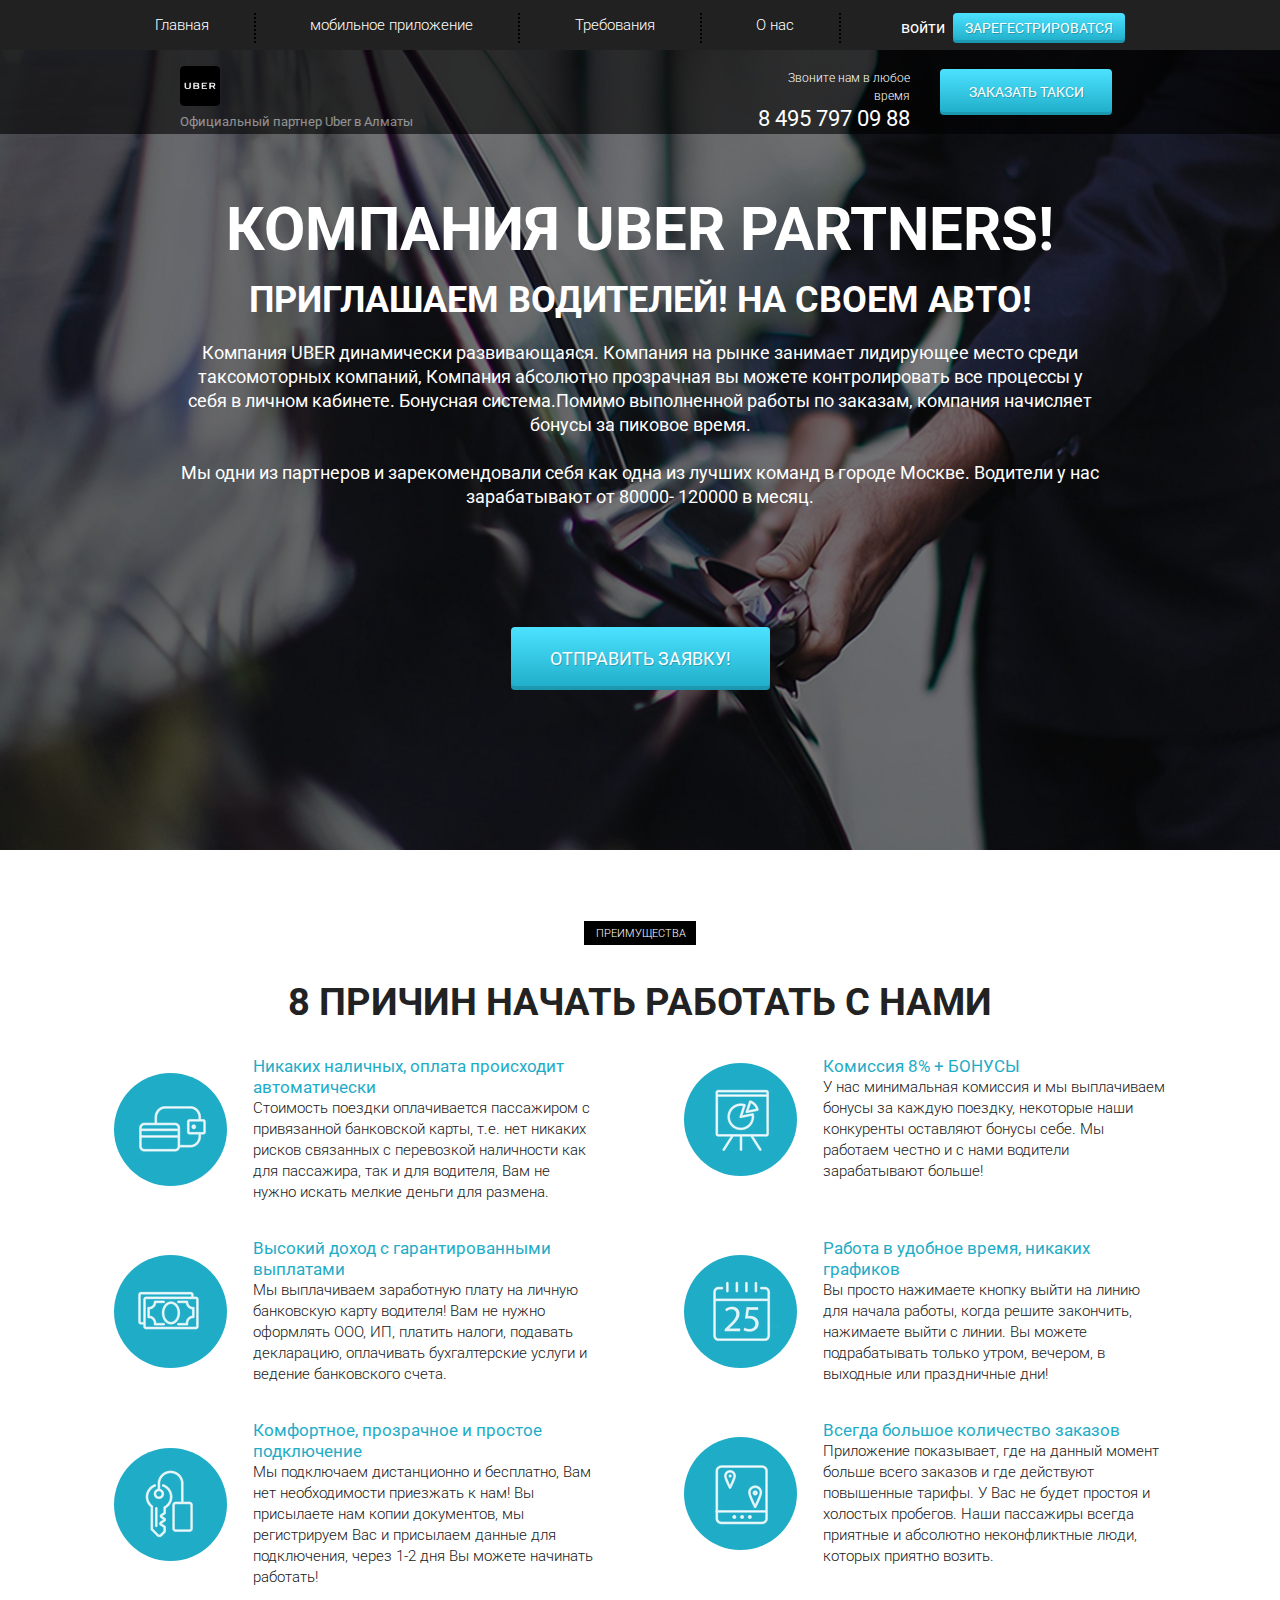
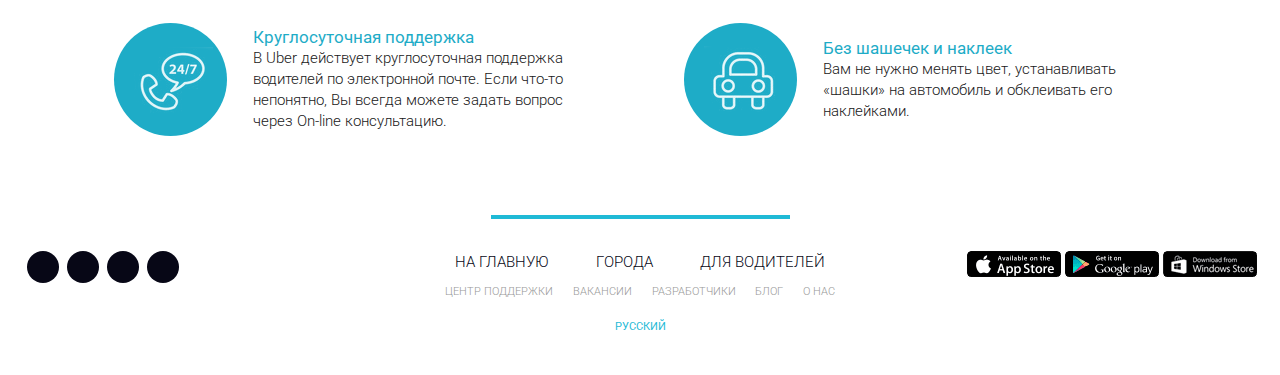
<file: index.html>
<!DOCTYPE html>
<html lang="ru">
<head>
    <meta charset="UTF-8">
    <meta name="viewport" content="width=device-width, initial-scale=1.0">
    <meta http-equiv="X-UA-Compatible" content="ie=edge">
    <title>Uber</title>
    <link rel="shortcut icon" href="icons/favicon.ico" type="image/x-icon">
    <link href="https://fonts.googleapis.com/css?family=Roboto:300,400,700&amp;subset=cyrillic-ext" rel="stylesheet">
    <link rel="stylesheet" href="css/bootstrap-reboot.min.css">
    <link rel="stylesheet" href="css/bootstrap-grid.min.css">
    <link rel="stylesheet" href="https://use.fontawesome.com/releases/v5.8.2/css/all.css" integrity="sha384-oS3vJWv+0UjzBfQzYUhtDYW+Pj2yciDJxpsK1OYPAYjqT085Qq/1cq5FLXAZQ7Ay" crossorigin="anonymous">
    <link rel="stylesheet" href="css/style.css">
</head>
<body>
    <header>
        <nav>
            <div class="container">
                <ul class="menu">
                    <li class="menu_item"><a href="index.html" class="menu_link">Главная</a></li>
                    <li class="menu_item"><a href="mobile.html" class="menu_link">мобильное приложение</a></li>
                    <li class="menu_item"><a href="require.html" class="menu_link">Требования</a></li>
                    <li class="menu_item"><a href="about_us.html" class="menu_link">О нас</a></li>
                    <div class="btns_wrapper">
                        <button class="login_btn">войти</button>
                        <button class="register_btn">зарегестрироватся</button>
                    </div>
                </ul>
            </div>
            <div class="hamburger">
                <span></span>
                <span></span>
                <span></span>
            </div>
        </nav>
        <div class="subheader">
            <div class="container">
                <div class="row">
                    <div class="col-6 col-md-4 offset-md-1">
                        <a href="#" class="subheader_logo"><img src="icons/logo.png" alt="logo"></a>
                        <div class="subheader_official">Официальный партнер Uber в Алматы</div>
                    </div>
    
                    <div class="xs-hidden col-md-3 offset-md-1 col-xl-2 offset-xl-2">
                        <div class="subheader_call">Звоните нам в любое время</div>
                        <a href="tel:84957970988" class="subheader_phone">8 495 797 09 88</a>
                    </div>
    
                    <div class="col-6 col-md-3">
                        <a href="tel:84957970988" class="xs-visible subheader_phone">8 495 797 09 88</a>
                        <button class="subheader_btn">заказать такси</button>
                    </div>
                </div>
            </div>
        </div>
    </header>

    <section class="promo">
        <div class="container">
            <div class="row">
                <div class="col-md-12 offset-md-0 col-lg-10 offset-lg-1">
                    <h1 class="promo_header">КОМПАНИЯ UBER PARTNERS!</h1>
                    <h2 class="promo_subheader">ПРИГЛАШАЕМ ВОДИТЕЛЕЙ! НА СВОЕМ АВТО!</h2>
                    <div class="promo_descr">
                        Компания UBER  динамически развивающаяся. Компания на рынке занимает лидирующее место среди
                        таксомоторных компаний, Компания абсолютно прозрачная вы можете контролировать все процессы у себя в личном кабинете. Бонуcная система.Помимо выполненной работы по заказам, компания начисляет бонусы за
                        пиковое время.
                        <br><br>
                        Мы одни из партнеров и зарекомендовали себя как одна из лучших команд в городе Москве.  Водители у нас
                        зарабатывают от 80000- 120000 в месяц.
                    </div>
                    <button class="promo_btn">ОТПРАВИТЬ ЗАЯВКУ!</button>
                </div>
            </div>
        </div>
    </section>

    <section class="reasons">
        <div class="container">
            <div class="label">преимущества</div>
            <h2 class="title">8 причин начать работать с нами</h2>
            <div class="row">
                <div class="col-md-6">
                    <div class="reasons_block">
                        <div class="reasons_round">
                            <img src="icons/reasons/reason_1.png" alt="reason">
                        </div>
                        <div class="reasons_descr">
                            <div class="reasons_subtitle">Никаких наличных, оплата происходит автоматически</div>
                            <div class="reasons_text">
                                Стоимость поездки оплачивается пассажиром с привязанной банковской карты, т.е. нет никаких рисков связанных с перевозкой наличности как для пассажира, так и для водителя, Вам не нужно искать мелкие деньги для размена.
                            </div>
                        </div>
                    </div>
                </div>
                <div class="col-md-6">
                    <div class="reasons_block">
                        <div class="reasons_round">
                            <img src="icons/reasons/reason_2.png" alt="reason">
                        </div>
                        <div class="reasons_descr">
                            <div class="reasons_subtitle">Комиссия 8% + БОНУСЫ</div>
                            <div class="reasons_text">
                                У нас минимальная комиссия и мы выплачиваем бонусы за каждую поездку, некоторые наши конкуренты оставляют бонусы себе. Мы работаем честно и с нами водители зарабатывают больше!
                            </div>
                        </div>
                    </div>
                </div>
                <div class="col-md-6">
                    <div class="reasons_block">
                        <div class="reasons_round">
                            <img src="icons/reasons/reason_3.png" alt="reason">
                        </div>
                        <div class="reasons_descr">
                            <div class="reasons_subtitle">Высокий доход с гарантированными выплатами</div>
                            <div class="reasons_text">
                                Мы выплачиваем заработную плату на личную банковскую карту водителя! Вам не нужно оформлять ООО, ИП, платить налоги, подавать декларацию, оплачивать бухгалтерские услуги и ведение банковского счета.
                            </div>
                        </div>
                    </div>
                </div>
                <div class="col-md-6">
                    <div class="reasons_block">
                        <div class="reasons_round">
                            <img src="icons/reasons/reason_4.png" alt="reason">
                        </div>
                        <div class="reasons_descr">
                            <div class="reasons_subtitle">Работа в удобное время, никаких графиков</div>
                            <div class="reasons_text">
                                Вы просто нажимаете кнопку выйти на линию для начала работы, когда решите закончить, нажимаете выйти с линии. Вы можете подрабатывать только утром, вечером, в выходные или праздничные дни!
                            </div>
                        </div>
                    </div>
                </div>
                <div class="col-md-6">
                    <div class="reasons_block">
                        <div class="reasons_round">
                            <img src="icons/reasons/reason_5.png" alt="reason">
                        </div>
                        <div class="reasons_descr">
                            <div class="reasons_subtitle">Комфортное, прозрачное и простое подключение</div>
                            <div class="reasons_text">
                                Мы подключаем дистанционно и бесплатно, Вам нет необходимости приезжать к нам! Вы присылаете нам копии документов, мы регистрируем Вас и присылаем данные для подключения, через 1-2 дня Вы можете начинать работать!
                            </div>
                        </div>
                    </div>
                </div>
                <div class="col-md-6">
                    <div class="reasons_block">
                        <div class="reasons_round">
                            <img src="icons/reasons/reason_6.png" alt="reason">
                        </div>
                        <div class="reasons_descr">
                            <div class="reasons_subtitle">Всегда большое количество заказов</div>
                            <div class="reasons_text">
                                Приложение показывает, где на данный момент больше всего заказов и где действуют повышенные тарифы. У Вас не будет простоя и холостых пробегов. Наши пассажиры всегда приятные и абсолютно неконфликтные люди, которых приятно возить.
                            </div>
                        </div>
                    </div>
                </div>
                <div class="col-md-6">
                    <div class="reasons_block">
                        <div class="reasons_round">
                            <img src="icons/reasons/reason_7.png" alt="reason">
                        </div>
                        <div class="reasons_descr">
                            <div class="reasons_subtitle">Круглосуточная поддержка</div>
                            <div class="reasons_text">
                                В Uber действует круглосуточная поддержка водителей по электронной почте. Если что-то непонятно, Вы всегда можете задать вопрос через On-line консультацию.
                            </div>
                        </div>
                    </div>
                </div>
                <div class="col-md-6">
                    <div class="reasons_block">
                        <div class="reasons_round">
                            <img src="icons/reasons/reason_8.png" alt="reason">
                        </div>
                        <div class="reasons_descr">
                            <div class="reasons_subtitle">Без шашечек и наклеек</div>
                            <div class="reasons_text">
                                Вам не нужно менять цвет, устанавливать «шашки» на автомобиль и обклеивать его наклейками.
                            </div>
                        </div>
                    </div>
                </div>
            </div>
        </div>
    </section>
    
    <footer>
        <div class="footer_divider"></div>
        <div class="footer_wrapper">
            <!-- Если не оборачивать каждый блок в обертку - получится криво -->
            <div>
                <div class="footer_social">
                    <a href="#" class="footer_social_item">
                        <i class="fab fa-facebook-f"></i>
                    </a>
                    <a href="#" class="footer_social_item">
                        <i class="fab fa-twitter"></i>
                    </a>
                    <a href="#" class="footer_social_item">
                        <i class="fab fa-linkedin"></i>
                    </a>
                    <a href="#" class="footer_social_item">
                        <i class="fab fa-instagram"></i>
                    </a>
                </div>
            </div>
            <div>
                <div class="footer_links">
                    <div class="footer_links_main">
                        <a href="#">на главную</a>
                        <a href="#">города</a>
                        <a href="#">для водителей</a>
                    </div>
                    <div class="footer_links_sub">
                        <a href="#">центр поддержки</a>
                        <a href="#">вакансии</a>
                        <a href="#">разработчики</a>
                        <a href="#">блог</a>
                        <a href="#">о нас</a>
                    </div>
                    <a href="#" class="footer_links_lang">Русский</a>
                </div>
            </div>
            <div>
                <div class="footer_mobile">
                    <a href="#">
                        <img src="img/app_store.png" alt="App Store">
                    </a>
                    <a href="#">
                        <img src="img/google_play.png" alt="Google play">
                    </a>
                    <a href="#">
                        <img src="img/windows_store.png" alt="Windows store">
                    </a>
                </div>
            </div>
        </div>
    </footer>

    <script src="js/script.js"></script>
</body>
</html>
</file>
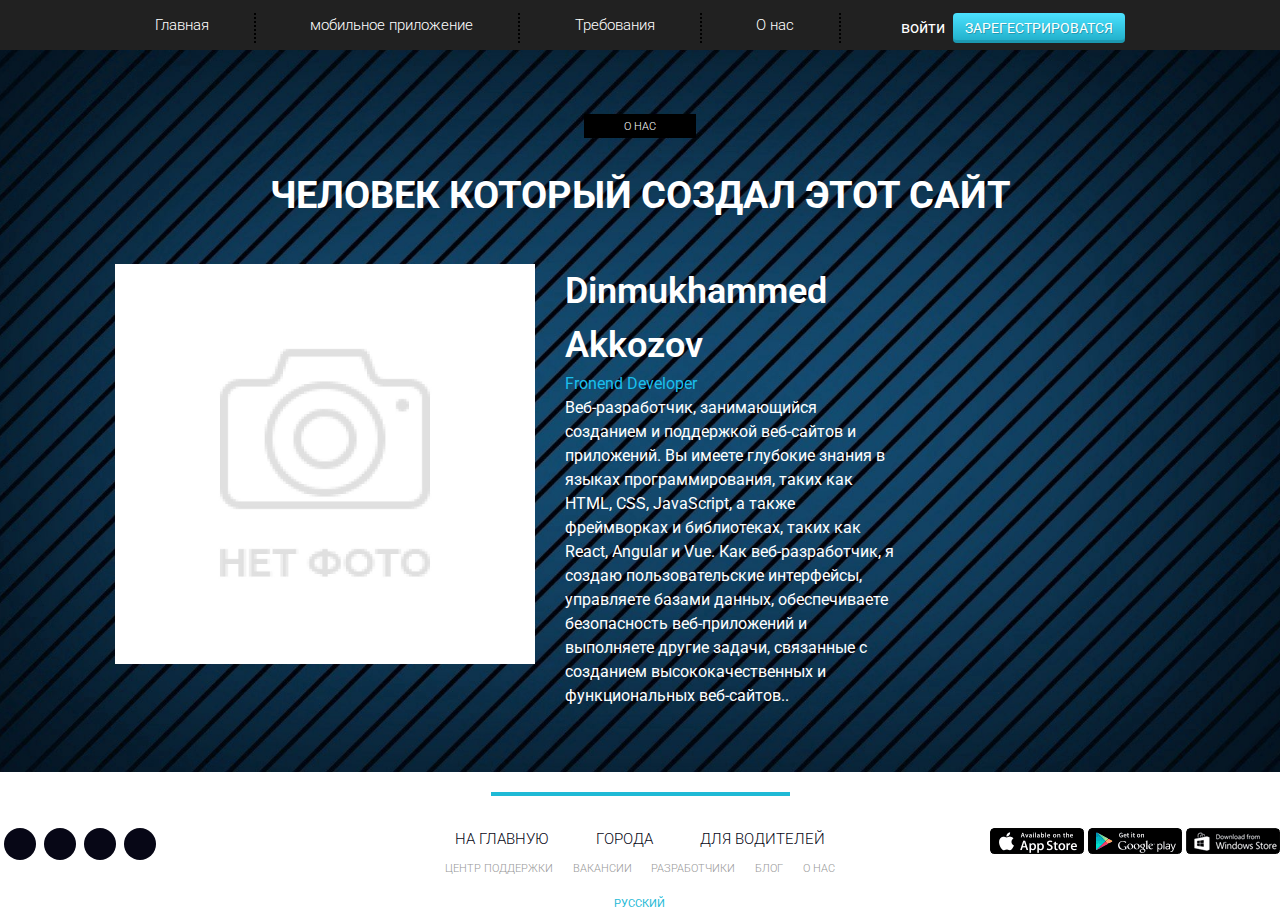
<file: about_us.html>
<!DOCTYPE html>
<html lang="en">
<head>
    <meta charset="UTF-8">
    <meta http-equiv="X-UA-Compatible" content="IE=edge">
    <meta name="viewport" content="width=device-width, initial-scale=1.0">
    <link rel="shortcut icon" href="icons/favicon.ico" type="image/x-icon">
    <link href="https://fonts.googleapis.com/css?family=Roboto:300,400,700&amp;subset=cyrillic-ext" rel="stylesheet">
    <link rel="stylesheet" href="css/bootstrap-reboot.min.css">
    <link rel="stylesheet" href="css/bootstrap-grid.min.css">
    <link rel="stylesheet" href="https://use.fontawesome.com/releases/v5.8.2/css/all.css" integrity="sha384-oS3vJWv+0UjzBfQzYUhtDYW+Pj2yciDJxpsK1OYPAYjqT085Qq/1cq5FLXAZQ7Ay" crossorigin="anonymous">
    <link rel="stylesheet" href="css/style.css">
    <title>Document</title>
</head>
<body>
    <header>
        <nav>
            <div class="container">
                <ul class="menu">
                    <li class="menu_item"><a href="index.html" class="menu_link">Главная</a></li>
                    <li class="menu_item"><a href="mobile.html" class="menu_link">мобильное приложение</a></li>
                    <li class="menu_item"><a href="require.html" class="menu_link">Требования</a></li>
                    <li class="menu_item"><a href="about_us.html" class="menu_link">О нас</a></li>
                    <div class="btns_wrapper">
                        <button class="login_btn">войти</button>
                        <button class="register_btn">зарегестрироватся</button>
                    </div>
                </ul>
            </div>
            <div class="hamburger">
                <span></span>
                <span></span>
                <span></span>
            </div>
        </nav>
    </header>

    <section class="author">
        <div class="container">
            <div class="label">о нас</div>
            <h2 class="title" style="color: white">Человек который создал этот сайт</h2>
            <div class="author_wrapper">
                <div class="author_item">
                    <div class="row">
                        <img src="img/stock.jpg" alt="" class="author_img col-md-5">
                        <div class="author_text_wrapper col-md-4 col-md-offset-1">
                            <div class="author_title">Dinmukhammed Akkozov</div>
                            <div class="author_work">Fronend Developer</div>
                            <div class="author_descr">Веб-разработчик, занимающийся созданием и поддержкой веб-сайтов и приложений. Вы имеете глубокие знания в языках программирования, таких как HTML, CSS, JavaScript, а также фреймворках и библиотеках, таких как React, Angular и Vue. Как веб-разработчик, я создаю пользовательские интерфейсы, управляете базами данных, обеспечиваете безопасность веб-приложений и выполняете другие задачи, связанные с созданием высококачественных и функциональных веб-сайтов..</div>
                        </div>
                    </div>
                </div>
            </div>
        </div>
    </section>

    <footer">
        <div class="footer_divider"></div>
        <div class="footer_wrapper">
            <!-- Если не оборачивать каждый блок в обертку - получится криво -->
            <div>
                <div class="footer_social">
                    <a href="#" class="footer_social_item">
                        <i class="fab fa-facebook-f"></i>
                    </a>
                    <a href="#" class="footer_social_item">
                        <i class="fab fa-twitter"></i>
                    </a>
                    <a href="#" class="footer_social_item">
                        <i class="fab fa-linkedin"></i>
                    </a>
                    <a href="#" class="footer_social_item">
                        <i class="fab fa-instagram"></i>
                    </a>
                </div>
            </div>
            <div>
                <div class="footer_links">
                    <div class="footer_links_main">
                        <a href="#">на главную</a>
                        <a href="#">города</a>
                        <a href="#">для водителей</a>
                    </div>
                    <div class="footer_links_sub">
                        <a href="#">центр поддержки</a>
                        <a href="#">вакансии</a>
                        <a href="#">разработчики</a>
                        <a href="#">блог</a>
                        <a href="#">о нас</a>
                    </div>
                    <a href="#" class="footer_links_lang">Русский</a>
                </div>
            </div>
            <div>
                <div class="footer_mobile">
                    <a href="#">
                        <img src="img/app_store.png" alt="App Store">
                    </a>
                    <a href="#">
                        <img src="img/google_play.png" alt="Google play">
                    </a>
                    <a href="#">
                        <img src="img/windows_store.png" alt="Windows store">
                    </a>
                </div>
            </div>
        </div>
    </footer>
</body>
</html>
</file>
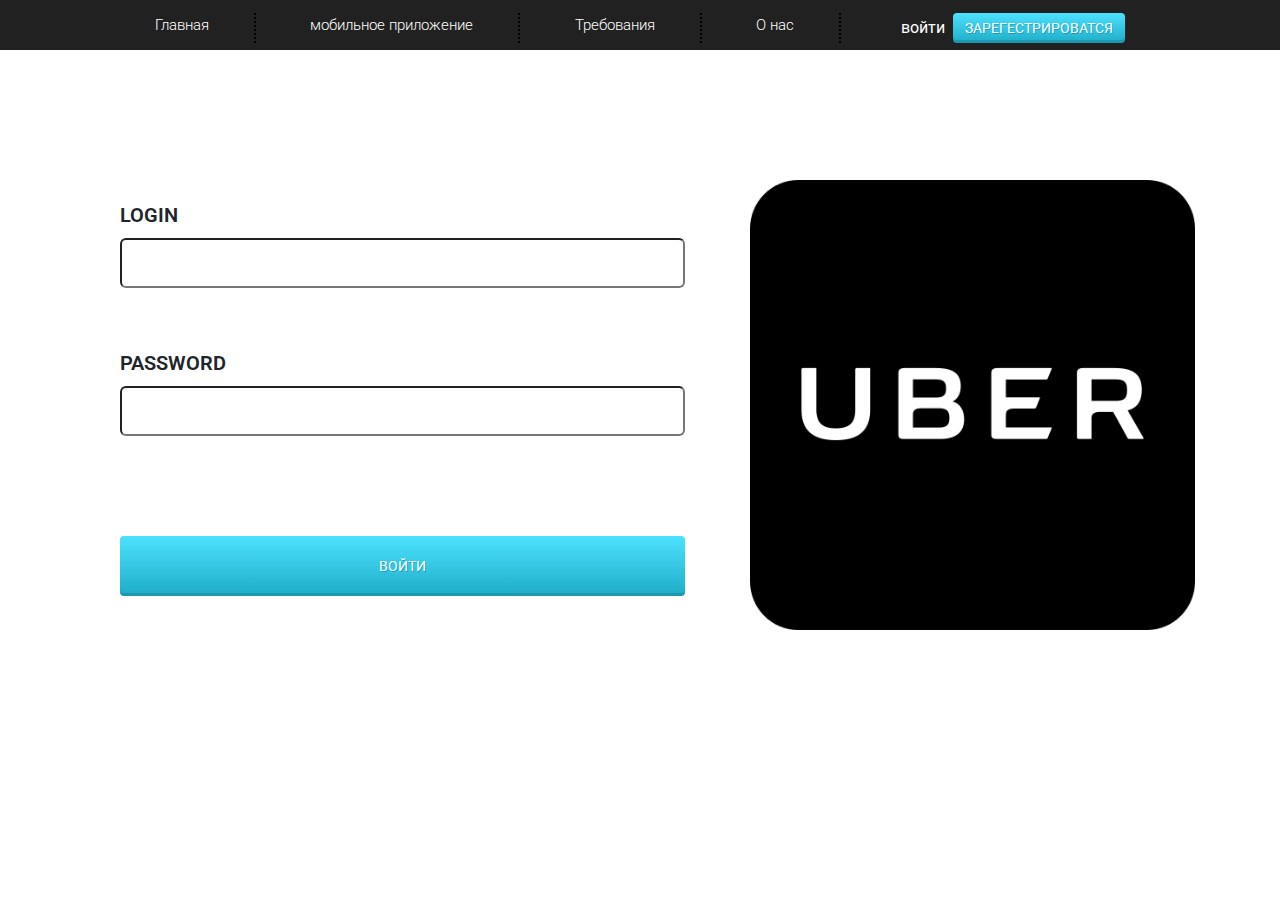
<file: login.html>
<!DOCTYPE html>
<html lang="en">
<head>
    <meta charset="UTF-8">
    <meta http-equiv="X-UA-Compatible" content="IE=edge">
    <meta name="viewport" content="width=device-width, initial-scale=1.0">
    <link rel="shortcut icon" href="icons/favicon.ico" type="image/x-icon">
    <link href="https://fonts.googleapis.com/css?family=Roboto:300,400,700&amp;subset=cyrillic-ext" rel="stylesheet">
    <link rel="stylesheet" href="css/bootstrap-reboot.min.css">
    <link rel="stylesheet" href="css/bootstrap-grid.min.css">
    <link rel="stylesheet" href="https://use.fontawesome.com/releases/v5.8.2/css/all.css" integrity="sha384-oS3vJWv+0UjzBfQzYUhtDYW+Pj2yciDJxpsK1OYPAYjqT085Qq/1cq5FLXAZQ7Ay" crossorigin="anonymous">
    <link rel="stylesheet" href="css/style.css">
    <title>Document</title>
</head>
<body>
    <header>
        <nav>
            <div class="container">
                <ul class="menu">
                    <li class="menu_item"><a href="index.html" class="menu_link">Главная</a></li>
                    <li class="menu_item"><a href="mobile.html" class="menu_link">мобильное приложение</a></li>
                    <li class="menu_item"><a href="require.html" class="menu_link">Требования</a></li>
                    <li class="menu_item"><a href="about_us.html" class="menu_link">О нас</a></li>
                    <div class="btns_wrapper">
                        <button class="login_btn">войти</button>
                        <button class="register_btn">зарегестрироватся</button>
                    </div>
                </ul>
            </div>
            <div class="hamburger">
                <span></span>
                <span></span>
                <span></span>
            </div>
        </nav>
    </header>

    <section class="login">
        <div class="container">
            <div class="row log_wrapper">
                <form class="log_form col-md-7" action="#">
                    <label for="log_login">Login</label>
                    <input type="text" id="log_login">
                    <label for="log_pass">Password</label>
                    <input type="text" id="log_pass">
                    <input class="log_submit" type="submit" value="Войти">
                </form>
                <img src="icons/logo.png" alt="" class="log_img col-md-5">
            </div>
        </div>
    </section>

    <script src="js/script.js"></script>
</body>
</html>
</file>
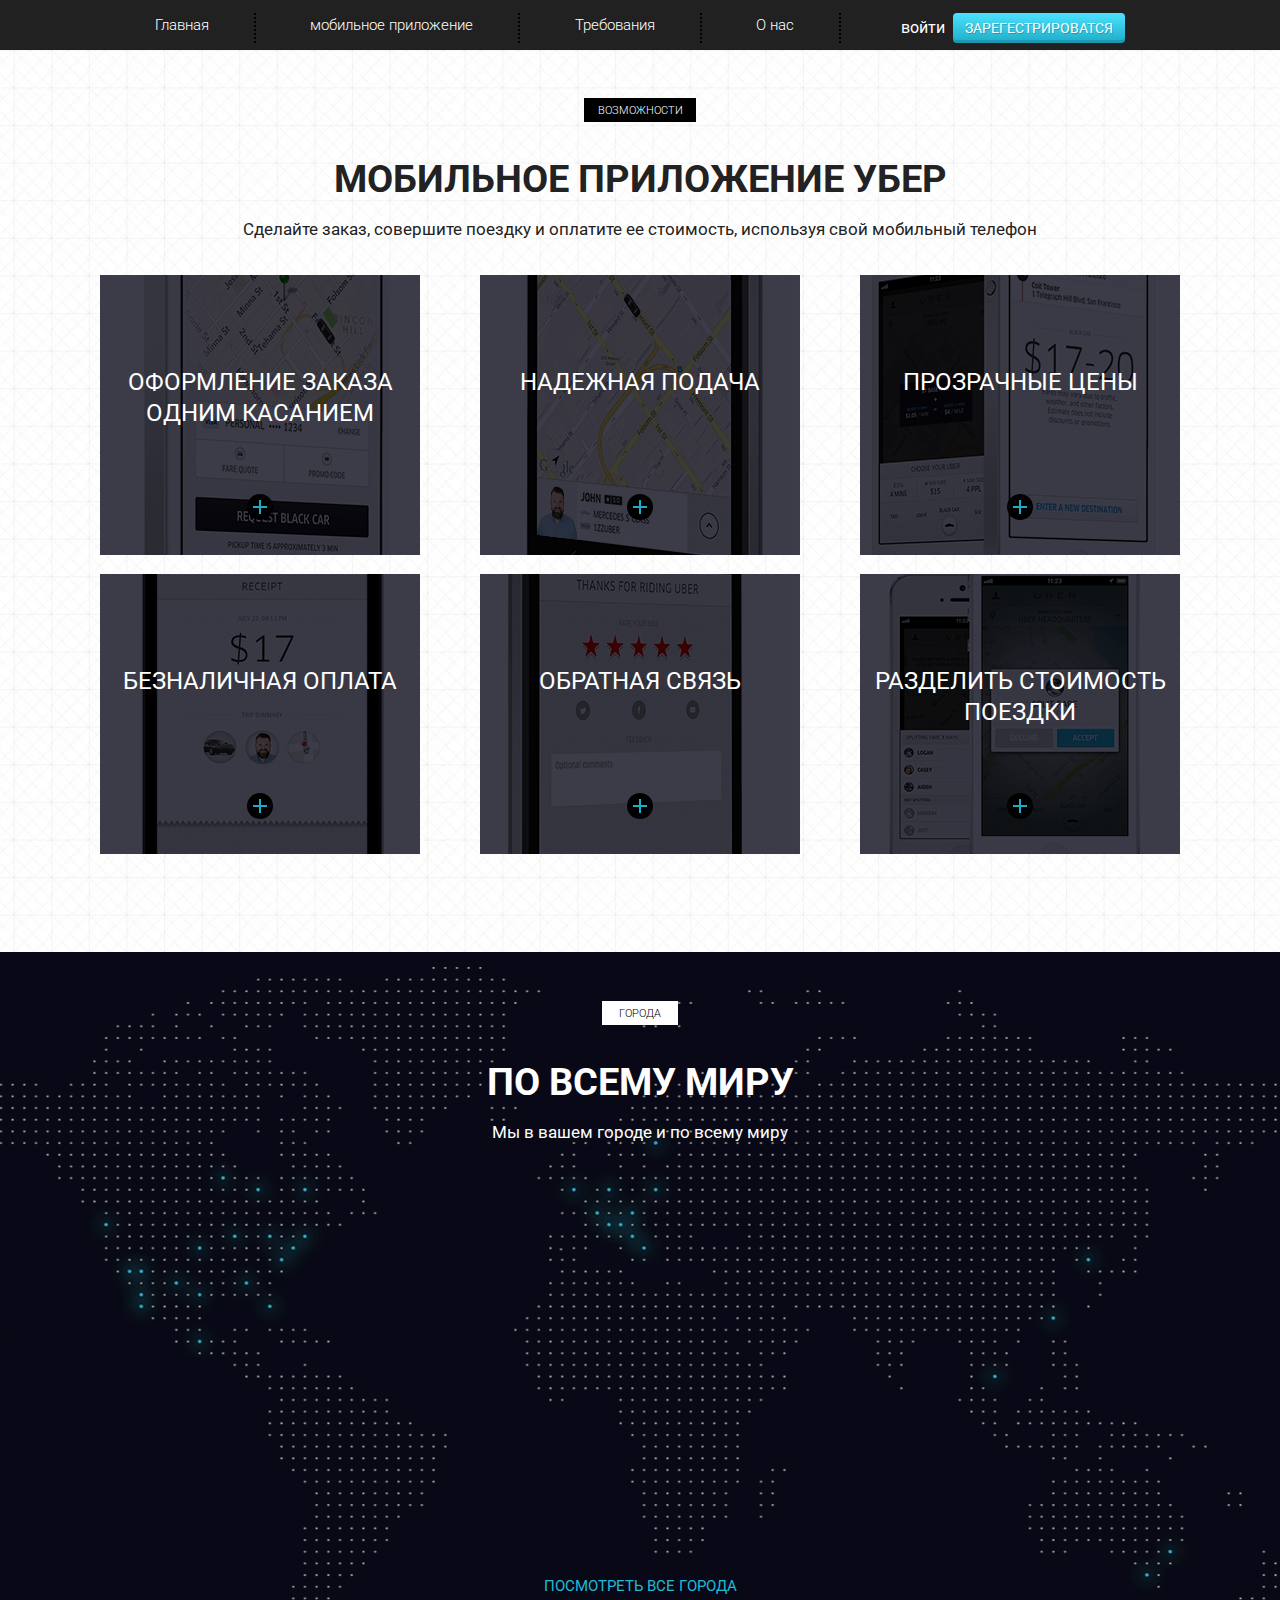
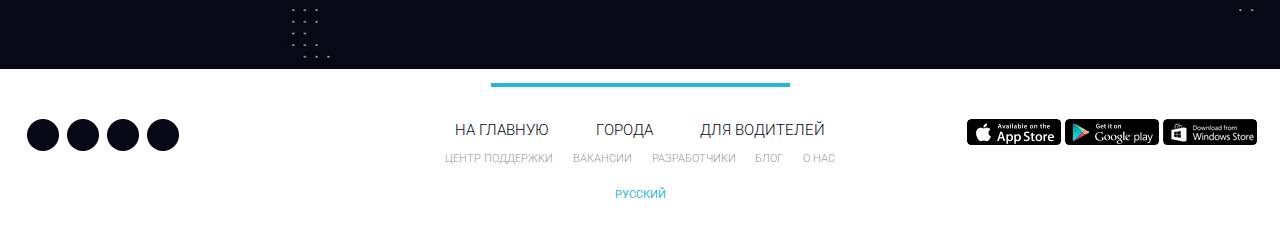
<file: mobile.html>
<!DOCTYPE html>
<html lang="en">
<head>
    <meta charset="UTF-8">
    <meta http-equiv="X-UA-Compatible" content="IE=edge">
    <meta name="viewport" content="width=device-width, initial-scale=1.0">
    <link rel="shortcut icon" href="icons/favicon.ico" type="image/x-icon">
    <link href="https://fonts.googleapis.com/css?family=Roboto:300,400,700&amp;subset=cyrillic-ext" rel="stylesheet">
    <link rel="stylesheet" href="css/bootstrap-reboot.min.css">
    <link rel="stylesheet" href="css/bootstrap-grid.min.css">
    <link rel="stylesheet" href="https://use.fontawesome.com/releases/v5.8.2/css/all.css" integrity="sha384-oS3vJWv+0UjzBfQzYUhtDYW+Pj2yciDJxpsK1OYPAYjqT085Qq/1cq5FLXAZQ7Ay" crossorigin="anonymous">
    <link rel="stylesheet" href="css/style.css">
    <title>Document</title>
</head>
<body>
    <header>
        <nav>
            <div class="container">
                <ul class="menu">
                    <li class="menu_item"><a href="index.html" class="menu_link">Главная</a></li>
                    <li class="menu_item"><a href="mobile.html" class="menu_link">мобильное приложение</a></li>
                    <li class="menu_item"><a href="require.html" class="menu_link">Требования</a></li>
                    <li class="menu_item"><a href="about_us.html" class="menu_link">О нас</a></li>
                    <div class="btns_wrapper">
                        <button class="login_btn">войти</button>
                        <button class="register_btn">зарегестрироватся</button>
                    </div>
                </ul>
            </div>
            <div class="hamburger">
                <span></span>
                <span></span>
                <span></span>
            </div>
        </nav>
    </header>

    <section class="mobile">
        <div class="container">
            <div class="label">возможности</div>
            <h2 class="title">мобильное приложение убер</h2>
            <div class="subtitle">Сделайте заказ, совершите поездку и оплатите ее стоимость, используя свой мобильный телефон</div>

            <div class="row">
                <div class="col-md-6 col-lg-4">
                    <div class="mobile_item mobile_item_1">
                        <div class="mobile_item_subtitle">
                            оформление заказа одним касанием
                        </div>
                        <div class="mobile_item_plus"></div>
                    </div>
                </div>
                <div class="col-md-6 col-lg-4">
                    <div class="mobile_item mobile_item_2">
                        <div class="mobile_item_subtitle">
                            надежная подача
                        </div>
                        <div class="mobile_item_plus"></div>
                    </div>
                </div>
                <div class="col-md-6 col-lg-4">
                    <div class="mobile_item mobile_item_3">
                        <div class="mobile_item_subtitle">
                            прозрачные цены
                        </div>
                        <div class="mobile_item_plus"></div>
                    </div>
                </div>
                <div class="col-md-6 col-lg-4">
                    <div class="mobile_item mobile_item_4">
                        <div class="mobile_item_subtitle">
                            безналичная оплата
                        </div>
                        <div class="mobile_item_plus"></div>
                    </div>
                </div>
                <div class="col-md-6 col-lg-4">
                    <div class="mobile_item mobile_item_5">
                        <div class="mobile_item_subtitle">
                            обратная связь
                        </div>
                        <div class="mobile_item_plus"></div>
                    </div>
                </div>
                <div class="col-md-6 col-lg-4">
                    <div class="mobile_item mobile_item_6">
                        <div class="mobile_item_subtitle">
                            разделить стоимость поездки
                        </div>
                        <div class="mobile_item_plus"></div>
                    </div>
                </div>
            </div>
        </div>
    </section>

    <section class="world">
        <div class="container">
            <div class="label label_white label_min">города</div>
            <h2 class="title title_white">По всему миру</h2>
            <div class="subtitle subtitle_white">Мы в вашем городе и по всему миру</div>

            <a href="#" class="world_link">посмотреть все города</a>
        </div>
    </section>

    <footer>
        <div class="footer_divider"></div>
        <div class="footer_wrapper">
            <!-- Если не оборачивать каждый блок в обертку - получится криво -->
            <div>
                <div class="footer_social">
                    <a href="#" class="footer_social_item">
                        <i class="fab fa-facebook-f"></i>
                    </a>
                    <a href="#" class="footer_social_item">
                        <i class="fab fa-twitter"></i>
                    </a>
                    <a href="#" class="footer_social_item">
                        <i class="fab fa-linkedin"></i>
                    </a>
                    <a href="#" class="footer_social_item">
                        <i class="fab fa-instagram"></i>
                    </a>
                </div>
            </div>
            <div>
                <div class="footer_links">
                    <div class="footer_links_main">
                        <a href="#">на главную</a>
                        <a href="#">города</a>
                        <a href="#">для водителей</a>
                    </div>
                    <div class="footer_links_sub">
                        <a href="#">центр поддержки</a>
                        <a href="#">вакансии</a>
                        <a href="#">разработчики</a>
                        <a href="#">блог</a>
                        <a href="#">о нас</a>
                    </div>
                    <a href="#" class="footer_links_lang">Русский</a>
                </div>
            </div>
            <div>
                <div class="footer_mobile">
                    <a href="#">
                        <img src="img/app_store.png" alt="App Store">
                    </a>
                    <a href="#">
                        <img src="img/google_play.png" alt="Google play">
                    </a>
                    <a href="#">
                        <img src="img/windows_store.png" alt="Windows store">
                    </a>
                </div>
            </div>
        </div>
    </footer>

    <script src="js/script.js"></script>
</body>
</html>
</file>
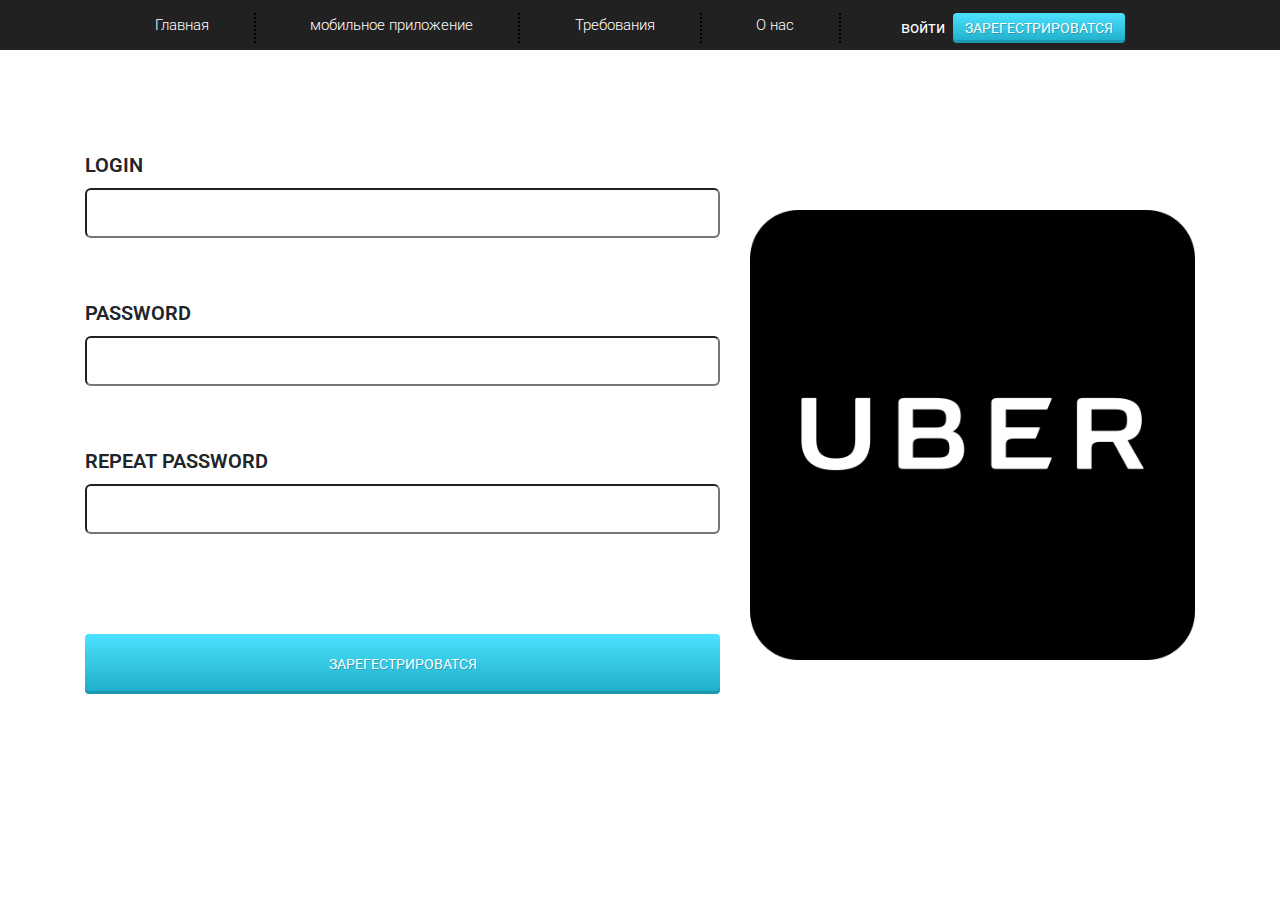
<file: reg.html>
<!DOCTYPE html>
<html lang="en">
<head>
    <meta charset="UTF-8">
    <meta http-equiv="X-UA-Compatible" content="IE=edge">
    <meta name="viewport" content="width=device-width, initial-scale=1.0">
    <link rel="shortcut icon" href="icons/favicon.ico" type="image/x-icon">
    <link href="https://fonts.googleapis.com/css?family=Roboto:300,400,700&amp;subset=cyrillic-ext" rel="stylesheet">
    <link rel="stylesheet" href="css/bootstrap-reboot.min.css">
    <link rel="stylesheet" href="css/bootstrap-grid.min.css">
    <link rel="stylesheet" href="https://use.fontawesome.com/releases/v5.8.2/css/all.css" integrity="sha384-oS3vJWv+0UjzBfQzYUhtDYW+Pj2yciDJxpsK1OYPAYjqT085Qq/1cq5FLXAZQ7Ay" crossorigin="anonymous">
    <link rel="stylesheet" href="css/style.css">
    <title>Document</title>
</head>
<body>
    <header>
        <nav>
            <div class="container">
                <ul class="menu">
                    <li class="menu_item"><a href="index.html" class="menu_link">Главная</a></li>
                    <li class="menu_item"><a href="mobile.html" class="menu_link">мобильное приложение</a></li>
                    <li class="menu_item"><a href="require.html" class="menu_link">Требования</a></li>
                    <li class="menu_item"><a href="about_us.html" class="menu_link">О нас</a></li>
                    <div class="btns_wrapper">
                        <button class="login_btn">войти</button>
                        <button class="register_btn">зарегестрироватся</button>
                    </div>
                </ul>
            </div>
            <div class="hamburger">
                <span></span>
                <span></span>
                <span></span>
            </div>
        </nav>
    </header>

    <section class="login">
        <div class="container">
            <div class="row log_wrapper">
                <form class="reg_form col-md-7" action="#">
                    <label for="reg_login">Login</label>
                    <input type="text" id="reg_login">
                    <label for="reg_pass">Password</label>
                    <input type="text" id="reg_pass">
                    <label for="reg_rep_pass">Repeat password</label>
                    <input type="text" id="reg_rep_pass">
                    <input class="reg_submit" type="submit" value="зарегестрироватся">
                </form>
                <img src="icons/logo.png" alt="" class="reg_img col-md-5">
            </div>
        </div>
    </section>

    <script src="js/script.js"></script>
</body>
</html>
</file>
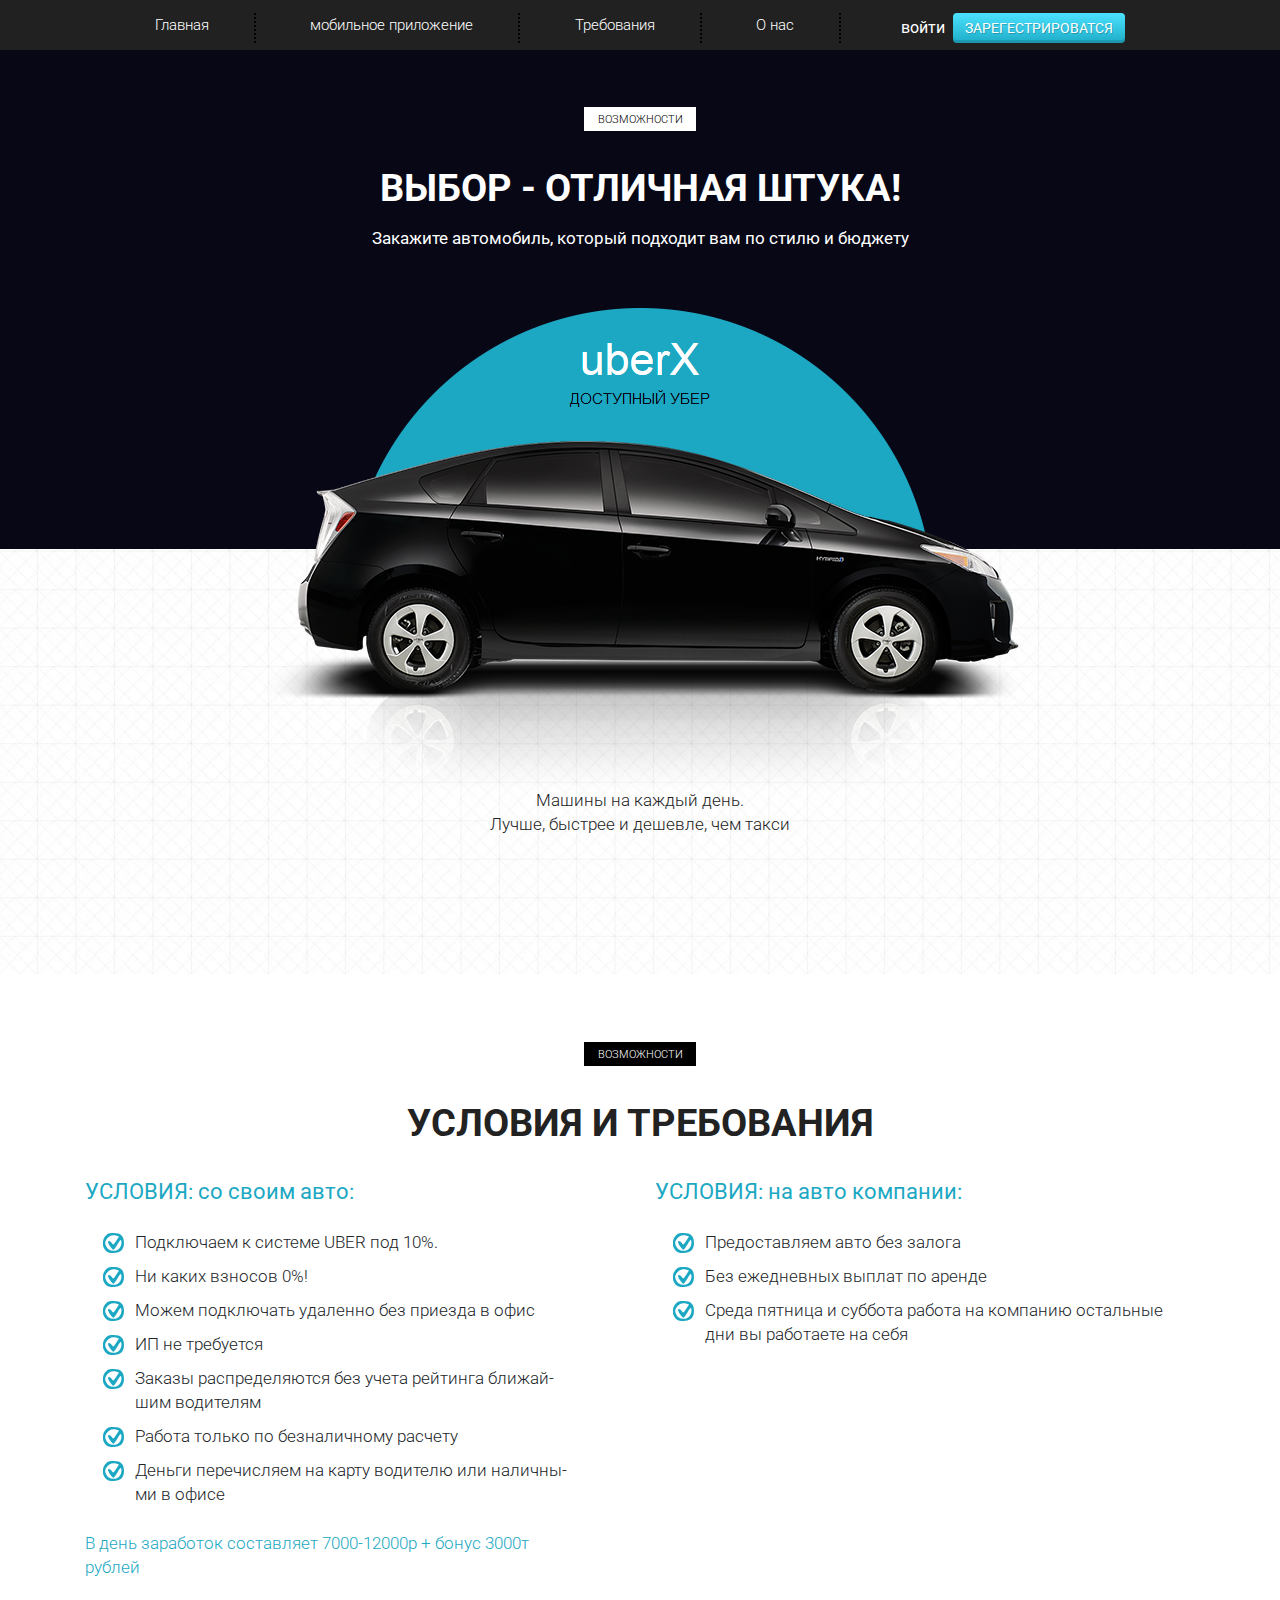
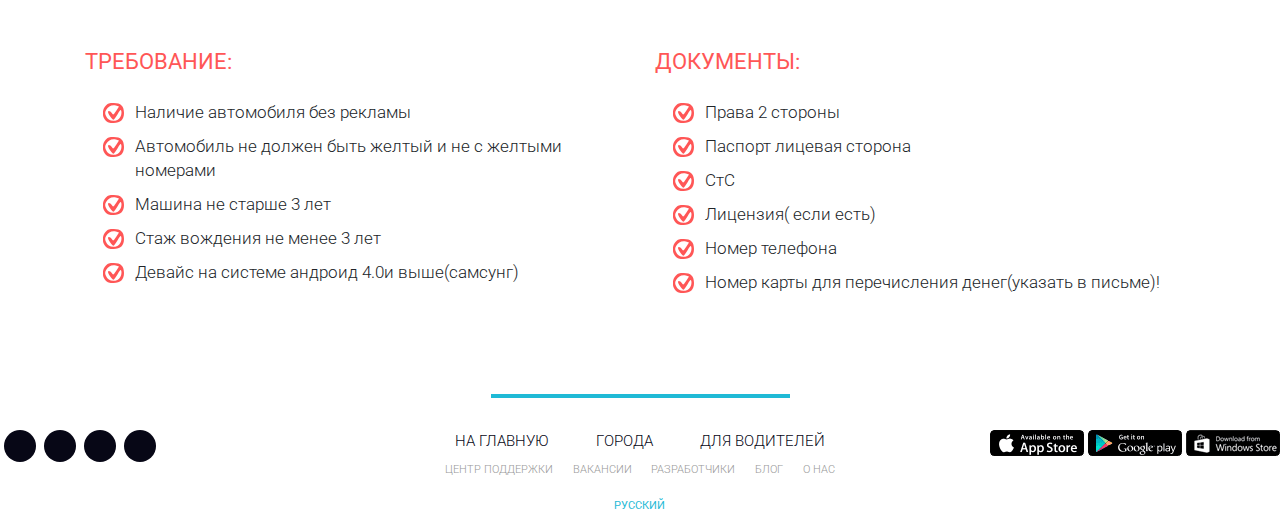
<file: require.html>
<!DOCTYPE html>
<html lang="en">
<head>
    <meta charset="UTF-8">
    <meta http-equiv="X-UA-Compatible" content="IE=edge">
    <meta name="viewport" content="width=device-width, initial-scale=1.0">
    <link rel="shortcut icon" href="icons/favicon.ico" type="image/x-icon">
    <link href="https://fonts.googleapis.com/css?family=Roboto:300,400,700&amp;subset=cyrillic-ext" rel="stylesheet">
    <link rel="stylesheet" href="css/bootstrap-reboot.min.css">
    <link rel="stylesheet" href="css/bootstrap-grid.min.css">
    <link rel="stylesheet" href="https://use.fontawesome.com/releases/v5.8.2/css/all.css" integrity="sha384-oS3vJWv+0UjzBfQzYUhtDYW+Pj2yciDJxpsK1OYPAYjqT085Qq/1cq5FLXAZQ7Ay" crossorigin="anonymous">
    <link rel="stylesheet" href="css/style.css">
    <title>Document</title>
</head>
<body>
    <header>
        <nav>
            <div class="container">
                <ul class="menu">
                    <li class="menu_item"><a href="index.html" class="menu_link">Главная</a></li>
                    <li class="menu_item"><a href="mobile.html" class="menu_link">мобильное приложение</a></li>
                    <li class="menu_item"><a href="require.html" class="menu_link">Требования</a></li>
                    <li class="menu_item"><a href="about_us.html" class="menu_link">О нас</a></li>
                    <div class="btns_wrapper">
                        <button class="login_btn">войти</button>
                        <button class="register_btn">зарегестрироватся</button>
                    </div>
                </ul>
            </div>
            <div class="hamburger">
                <span></span>
                <span></span>
                <span></span>
            </div>
        </nav>
    </header>

    <section class="choice">
        <div class="container">
            <div class="black"></div>
            <div class="label label_white">возможности</div>
            <h2 class="title title_white hidden-320">Выбор - отличная штука!</h2>
            <div class="subtitle subtitle_white hidden-320">Закажите автомобиль, который подходит вам по стилю и бюджету</div>

            <img src="img/car.png" alt="uber car" class="choice_img">
            <div class="choice_descr">
                Машины на каждый день.<br>
                Лучше, быстрее и дешевле, чем такси
            </div>
        </div>
    </section>

    <section class="require" id="require">
        <div class="container">
            <div class="label">возможности</div>
            <h2 class="title">условия и требования</h2>
        <div class="row">
            <div class="col-md-6">
                <div class="require_block">
                    <div class="require_title">
                        УСЛОВИЯ: со своим авто:
                    </div>
                    <ul class="require_list">
                        <li>Подключаем к системе UBER  под 10%.</li>
                        <li>
                            Ни каких взносов  0%!
                        </li>
                        <li>
                            Можем подключать удаленно без приезда в офис
                        </li>
                        <li>
                            ИП не требуется
                        </li>
                        <li>
                            Заказы распределяются без учета рейтинга ближай-<br>шим водителям
                        </li>
                        <li>
                            Работа только по безналичному расчету
                        </li>
                        <li>
                            Деньги перечисляем на карту водителю или наличны-<br>ми в офисе
                        </li>
                    </ul>
                    <div class="require_descr">
                        В день заработок составляет 7000-12000р + бонус 3000т<br> рублей
                    </div>
                </div>
            </div>
            <div class="col-md-6">
                <div class="require_block">
                    <div class="require_title">
                        УСЛОВИЯ: на авто компании:
                    </div>
                    <ul class="require_list">
                        <li>
                            Предоставляем авто без залога
                        </li>
                        <li>
                            Без ежедневных выплат по аренде
                        </li>
                        <li>
                            Среда пятница и суббота работа на компанию остальные дни вы работаете на себя
                        </li>
                    </ul>
                </div>
            </div>
            <div class="col-md-6">
                <div class="require_block require_block_nmb warning">
                    <div class="require_title">
                        ТРЕБОВАНИЕ:
                    </div>
                    <ul class="require_list">
                        <li>
                            Наличие автомобиля без рекламы
                        </li>
                        <li>
                            Автомобиль не должен быть желтый и не с желтыми номерами
                        </li>
                        <li>
                            Машина не старше 3 лет
                        </li>
                        <li>
                            Стаж вождения не менее 3 лет
                        </li>
                        <li>
                            Девайс на системе андроид 4.0и выше(самсунг)
                        </li>
                    </ul>
                </div>
            </div>
            <div class="col-md-6">
                <div class="require_block require_block_nmb warning">
                    <div class="require_title">
                        ДОКУМЕНТЫ:
                    </div>
                    <ul class="require_list">
                        <li>
                            Права 2 стороны
                        </li>
                        <li>
                            Паспорт лицевая сторона
                        </li>
                        <li>
                            СтС
                        </li>
                        <li>
                            Лицензия( если есть)
                        </li>
                        <li>
                            Номер телефона
                        </li>
                        <li>
                            Номер карты для перечисления денег(указать в письме)!
                        </li>
                    </ul>
                </div>
            </div>
        </div>
        </div>
    </section>

    <footer">
        <div class="footer_divider"></div>
        <div class="footer_wrapper">
            <!-- Если не оборачивать каждый блок в обертку - получится криво -->
            <div>
                <div class="footer_social">
                    <a href="#" class="footer_social_item">
                        <i class="fab fa-facebook-f"></i>
                    </a>
                    <a href="#" class="footer_social_item">
                        <i class="fab fa-twitter"></i>
                    </a>
                    <a href="#" class="footer_social_item">
                        <i class="fab fa-linkedin"></i>
                    </a>
                    <a href="#" class="footer_social_item">
                        <i class="fab fa-instagram"></i>
                    </a>
                </div>
            </div>
            <div>
                <div class="footer_links">
                    <div class="footer_links_main">
                        <a href="#">на главную</a>
                        <a href="#">города</a>
                        <a href="#">для водителей</a>
                    </div>
                    <div class="footer_links_sub">
                        <a href="#">центр поддержки</a>
                        <a href="#">вакансии</a>
                        <a href="#">разработчики</a>
                        <a href="#">блог</a>
                        <a href="#">о нас</a>
                    </div>
                    <a href="#" class="footer_links_lang">Русский</a>
                </div>
            </div>
            <div>
                <div class="footer_mobile">
                    <a href="#">
                        <img src="img/app_store.png" alt="App Store">
                    </a>
                    <a href="#">
                        <img src="img/google_play.png" alt="Google play">
                    </a>
                    <a href="#">
                        <img src="img/windows_store.png" alt="Windows store">
                    </a>
                </div>
            </div>
        </div>
    </footer>

    <script src="js/script.js"></script>
</body>
</html>
</file>
<file: css/style.css>
*, ::after, ::before {
    -webkit-box-sizing: border-box;
    box-sizing: border-box;
}
html {
    font-family: sans-serif;
    line-height: 1.15;
    -webkit-text-size-adjust: 100%;
    -webkit-tap-highlight-color: rgba(0, 0, 0, 0);
}
article, aside, figcaption, figure, footer, header, hgroup, main, nav, section {
    display: block;
}
body {
    margin: 0;
    font-family: -apple-system, BlinkMacSystemFont, "Segoe UI", Roboto, "Helvetica Neue", Arial, "Noto Sans", sans-serif, "Apple Color Emoji", "Segoe UI Emoji", "Segoe UI Symbol", "Noto Color Emoji";
    font-size: 1rem;
    font-weight: 400;
    line-height: 1.5;
    color: #212529;
    text-align: left;
    background-color: #fff;
}
[tabindex="-1"]:focus {
    outline: 0 !important;
}
hr {
    -webkit-box-sizing: content-box;
    box-sizing: content-box;
    height: 0;
    overflow: visible;
}
h1, h2, h3, h4, h5, h6 {
    margin-top: 0;
    margin-bottom: .5rem;
}
p {
    margin-top: 0;
    margin-bottom: 1rem;
}
abbr[data-original-title], abbr[title] {
    text-decoration: underline;
    -webkit-text-decoration: underline dotted;
    text-decoration: underline dotted;
    cursor: help;
    border-bottom: 0;
    -webkit-text-decoration-skip-ink: none;
    text-decoration-skip-ink: none;
}
address {
    margin-bottom: 1rem;
    font-style: normal;
    line-height: inherit;
}
dl, ol, ul {
    margin-top: 0;
    margin-bottom: 1rem;
}
ol ol, ol ul, ul ol, ul ul {
    margin-bottom: 0;
}
dt {
    font-weight: 700;
}
dd {
    margin-bottom: .5rem;
    margin-left: 0;
}
blockquote {
    margin: 0 0 1rem;
}
b, strong {
    font-weight: bolder;
}
small {
    font-size: 80%}
sub, sup {
    position: relative;
    font-size: 75%;
    line-height: 0;
    vertical-align: baseline;
}
sub {
    bottom: -0.25em;
}
sup {
    top: -0.5em;
}
a {
    color: #007bff;
    text-decoration: none;
    background-color: rgba(0, 0, 0, 0);
}
a:hover {
    color: #0056b3;
    text-decoration: underline;
}
a:not([href]):not([tabindex]) {
    color: inherit;
    text-decoration: none;
}
a:not([href]):not([tabindex]):focus, a:not([href]):not([tabindex]):hover {
    color: inherit;
    text-decoration: none;
}
a:not([href]):not([tabindex]):focus {
    outline: 0;
}
code, kbd, pre, samp {
    font-family: SFMono-Regular, Menlo, Monaco, Consolas, "Liberation Mono", "Courier New", monospace;
    font-size: 1em;
}
pre {
    margin-top: 0;
    margin-bottom: 1rem;
    overflow: auto;
}
figure {
    margin: 0 0 1rem;
}
img {
    vertical-align: middle;
    border-style: none;
}
svg {
    overflow: hidden;
    vertical-align: middle;
}
table {
    border-collapse: collapse;
}
caption {
    padding-top: .75rem;
    padding-bottom: .75rem;
    color: #6c757d;
    text-align: left;
    caption-side: bottom;
}
th {
    text-align: inherit;
}
label {
    display: inline-block;
    margin-bottom: .5rem;
}
button {
    border-radius: 0;
}
button:focus {
    outline: 1px dotted;
    outline: 5px auto -webkit-focus-ring-color;
}
button, input, optgroup, select, textarea {
    margin: 0;
    font-family: inherit;
    font-size: inherit;
    line-height: inherit;
}
button, input {
    overflow: visible;
}
button, select {
    text-transform: none;
}
select {
    word-wrap: normal;
}
[type=button], [type=reset], [type=submit], button {
    -webkit-appearance: button;
}
[type=button]:not(:disabled), [type=reset]:not(:disabled), [type=submit]:not(:disabled), button:not(:disabled) {
    cursor: pointer;
}
[type=button]::-moz-focus-inner, [type=reset]::-moz-focus-inner, [type=submit]::-moz-focus-inner, button::-moz-focus-inner {
    padding: 0;
    border-style: none;
}
input[type=checkbox], input[type=radio] {
    -webkit-box-sizing: border-box;
    box-sizing: border-box;
    padding: 0;
}
input[type=date], input[type=datetime-local], input[type=month], input[type=time] {
    -webkit-appearance: listbox;
}
textarea {
    overflow: auto;
    resize: vertical;
}
fieldset {
    min-width: 0;
    padding: 0;
    margin: 0;
    border: 0;
}
legend {
    display: block;
    width: 100%;
    max-width: 100%;
    padding: 0;
    margin-bottom: .5rem;
    font-size: 1.5rem;
    line-height: inherit;
    color: inherit;
    white-space: normal;
}
progress {
    vertical-align: baseline;
}
[type=number]::-webkit-inner-spin-button, [type=number]::-webkit-outer-spin-button {
    height: auto;
}
[type=search] {
    outline-offset: -2px;
    -webkit-appearance: none;
}
[type=search]::-webkit-search-decoration {
    -webkit-appearance: none;
}
::-webkit-file-upload-button {
    font: inherit;
    -webkit-appearance: button;
}
output {
    display: inline-block;
}
summary {
    display: list-item;
    cursor: pointer;
}
template {
    display: none;
}
[hidden] {
    display: none !important;
}
@font-face {
    font-family: "Museo Sans Cyrl";
    font-display: swap;
    src: local("MuseoSansCyrl-500"), url("../fonts/MuseoSansCyrl-500.woff2") format("woff2"), url("../fonts/MuseoSansCyrl-500.woff") format("woff");
    font-weight: normal;
    font-style: normal;
}
@font-face {
    font-family: "Museo Sans Cyrl";
    font-display: swap;
    src: local("MuseoSansCyrl-300"), url("../fonts/MuseoSansCyrl-300.woff2") format("woff2"), url("../fonts/MuseoSansCyrl-300.woff") format("woff");
    font-weight: 300;
    font-style: normal;
}
@font-face {
    font-family: "Museo Sans Cyrl";
    font-display: swap;
    src: local("MuseoSansCyrl-700"), url("../fonts/MuseoSansCyrl-700.woff2") format("woff2"), url("../fonts/MuseoSansCyrl-700.woff") format("woff");
    font-weight: 700;
    font-style: normal;
}
.slick-slider {
    position: relative;
    display: block;
    -webkit-box-sizing: border-box;
    box-sizing: border-box;
    -webkit-user-select: none;
    -moz-user-select: none;
    -ms-user-select: none;
    user-select: none;
    -webkit-touch-callout: none;
    -khtml-user-select: none;
    -ms-touch-action: pan-y;
    touch-action: pan-y;
    -webkit-tap-highlight-color: rgba(0, 0, 0, 0);
}
.slick-list {
    position: relative;
    display: block;
    overflow: hidden;
    margin: 0;
    padding: 0;
}
.slick-list:focus {
    outline: none;
}
.slick-list.dragging {
    cursor: pointer;
    cursor: hand;
}
.slick-slider .slick-track, .slick-slider .slick-list {
    -webkit-transform: translate3d(0,  0,  0);
    transform: translate3d(0,  0,  0);
}
.slick-track {
    position: relative;
    top: 0;
    left: 0;
    display: block;
    margin-left: auto;
    margin-right: auto;
}
.slick-track:before, .slick-track:after {
    display: table;
    content: ""}
.slick-track:after {
    clear: both;
}
.slick-loading .slick-track {
    visibility: hidden;
}
.slick-slide {
    display: none;
    float: left;
    height: 100%;
    min-height: 1px;
}
[dir=rtl] .slick-slide {
    float: right;
}
.slick-slide img {
    display: block;
}
.slick-slide.slick-loading img {
    display: none;
}
.slick-slide.dragging img {
    pointer-events: none;
}
.slick-initialized .slick-slide {
    display: block;
}
.slick-loading .slick-slide {
    visibility: hidden;
}
.slick-vertical .slick-slide {
    display: block;
    height: auto;
    border: 1px solid rgba(0, 0, 0, 0);
}
.slick-arrow.slick-hidden {
    display: none;
}
*, ::after, ::before {
    -webkit-box-sizing: border-box;
    box-sizing: border-box;
}
html {
    font-family: sans-serif;
    line-height: 1.15;
    -webkit-text-size-adjust: 100%;
    -webkit-tap-highlight-color: rgba(0, 0, 0, 0);
}
article, aside, figcaption, figure, footer, header, hgroup, main, nav, section {
    display: block;
}
body {
    margin: 0;
    font-family: -apple-system, BlinkMacSystemFont, "Segoe UI", Roboto, "Helvetica Neue", Arial, "Noto Sans", sans-serif, "Apple Color Emoji", "Segoe UI Emoji", "Segoe UI Symbol", "Noto Color Emoji";
    font-size: 1rem;
    font-weight: 400;
    line-height: 1.5;
    color: #212529;
    text-align: left;
    background-color: #fff;
}
[tabindex="-1"]:focus {
    outline: 0 !important;
}
hr {
    -webkit-box-sizing: content-box;
    box-sizing: content-box;
    height: 0;
    overflow: visible;
}
h1, h2, h3, h4, h5, h6 {
    margin-top: 0;
    margin-bottom: .5rem;
}
p {
    margin-top: 0;
    margin-bottom: 1rem;
}
abbr[data-original-title], abbr[title] {
    text-decoration: underline;
    -webkit-text-decoration: underline dotted;
    text-decoration: underline dotted;
    cursor: help;
    border-bottom: 0;
    -webkit-text-decoration-skip-ink: none;
    text-decoration-skip-ink: none;
}
address {
    margin-bottom: 1rem;
    font-style: normal;
    line-height: inherit;
}
dl, ol, ul {
    margin-top: 0;
    margin-bottom: 1rem;
}
ol ol, ol ul, ul ol, ul ul {
    margin-bottom: 0;
}
dt {
    font-weight: 700;
}
dd {
    margin-bottom: .5rem;
    margin-left: 0;
}
blockquote {
    margin: 0 0 1rem;
}
b, strong {
    font-weight: bolder;
}
small {
    font-size: 80%}
sub, sup {
    position: relative;
    font-size: 75%;
    line-height: 0;
    vertical-align: baseline;
}
sub {
    bottom: -0.25em;
}
sup {
    top: -0.5em;
}
a {
    color: #007bff;
    text-decoration: none;
    background-color: rgba(0, 0, 0, 0);
}
a:hover {
    color: #0056b3;
    text-decoration: underline;
}
a:not([href]):not([tabindex]) {
    color: inherit;
    text-decoration: none;
}
a:not([href]):not([tabindex]):focus, a:not([href]):not([tabindex]):hover {
    color: inherit;
    text-decoration: none;
}
a:not([href]):not([tabindex]):focus {
    outline: 0;
}
code, kbd, pre, samp {
    font-family: SFMono-Regular, Menlo, Monaco, Consolas, "Liberation Mono", "Courier New", monospace;
    font-size: 1em;
}
pre {
    margin-top: 0;
    margin-bottom: 1rem;
    overflow: auto;
}
figure {
    margin: 0 0 1rem;
}
img {
    vertical-align: middle;
    border-style: none;
}
svg {
    overflow: hidden;
    vertical-align: middle;
}
table {
    border-collapse: collapse;
}
caption {
    padding-top: .75rem;
    padding-bottom: .75rem;
    color: #6c757d;
    text-align: left;
    caption-side: bottom;
}
th {
    text-align: inherit;
}
label {
    display: inline-block;
    margin-bottom: .5rem;
}
button {
    border-radius: 0;
}
button:focus {
    outline: 1px dotted;
    outline: 5px auto -webkit-focus-ring-color;
}
button, input, optgroup, select, textarea {
    margin: 0;
    font-family: inherit;
    font-size: inherit;
    line-height: inherit;
}
button, input {
    overflow: visible;
}
button, select {
    text-transform: none;
}
select {
    word-wrap: normal;
}
[type=button], [type=reset], [type=submit], button {
    -webkit-appearance: button;
}
[type=button]:not(:disabled), [type=reset]:not(:disabled), [type=submit]:not(:disabled), button:not(:disabled) {
    cursor: pointer;
}
[type=button]::-moz-focus-inner, [type=reset]::-moz-focus-inner, [type=submit]::-moz-focus-inner, button::-moz-focus-inner {
    padding: 0;
    border-style: none;
}
input[type=checkbox], input[type=radio] {
    -webkit-box-sizing: border-box;
    box-sizing: border-box;
    padding: 0;
}
input[type=date], input[type=datetime-local], input[type=month], input[type=time] {
    -webkit-appearance: listbox;
}
textarea {
    overflow: auto;
    resize: vertical;
}
fieldset {
    min-width: 0;
    padding: 0;
    margin: 0;
    border: 0;
}
legend {
    display: block;
    width: 100%;
    max-width: 100%;
    padding: 0;
    margin-bottom: .5rem;
    font-size: 1.5rem;
    line-height: inherit;
    color: inherit;
    white-space: normal;
}
progress {
    vertical-align: baseline;
}
[type=number]::-webkit-inner-spin-button, [type=number]::-webkit-outer-spin-button {
    height: auto;
}
[type=search] {
    outline-offset: -2px;
    -webkit-appearance: none;
}
[type=search]::-webkit-search-decoration {
    -webkit-appearance: none;
}
::-webkit-file-upload-button {
    font: inherit;
    -webkit-appearance: button;
}
output {
    display: inline-block;
}
summary {
    display: list-item;
    cursor: pointer;
}
template {
    display: none;
}
[hidden] {
    display: none !important;
}
@font-face {
    font-family: "Museo Sans Cyrl";
    font-display: swap;
    src: local("MuseoSansCyrl-500"), url("../fonts/MuseoSansCyrl-500.woff2") format("woff2"), url("../fonts/MuseoSansCyrl-500.woff") format("woff");
    font-weight: normal;
    font-style: normal;
}
@font-face {
    font-family: "Museo Sans Cyrl";
    font-display: swap;
    src: local("MuseoSansCyrl-300"), url("../fonts/MuseoSansCyrl-300.woff2") format("woff2"), url("../fonts/MuseoSansCyrl-300.woff") format("woff");
    font-weight: 300;
    font-style: normal;
}
@font-face {
    font-family: "Museo Sans Cyrl";
    font-display: swap;
    src: local("MuseoSansCyrl-700"), url("../fonts/MuseoSansCyrl-700.woff2") format("woff2"), url("../fonts/MuseoSansCyrl-700.woff") format("woff");
    font-weight: 700;
    font-style: normal;
}
.slick-slider {
    position: relative;
    display: block;
    -webkit-box-sizing: border-box;
    box-sizing: border-box;
    -webkit-user-select: none;
    -moz-user-select: none;
    -ms-user-select: none;
    user-select: none;
    -webkit-touch-callout: none;
    -khtml-user-select: none;
    -ms-touch-action: pan-y;
    touch-action: pan-y;
    -webkit-tap-highlight-color: rgba(0, 0, 0, 0);
}
.slick-list {
    position: relative;
    display: block;
    overflow: hidden;
    margin: 0;
    padding: 0;
}
.slick-list:focus {
    outline: none;
}
.slick-list.dragging {
    cursor: pointer;
    cursor: hand;
}
.slick-slider .slick-track, .slick-slider .slick-list {
    -webkit-transform: translate3d(0,  0,  0);
    transform: translate3d(0,  0,  0);
}
.slick-track {
    position: relative;
    top: 0;
    left: 0;
    display: block;
    margin-left: auto;
    margin-right: auto;
}
.slick-track:before, .slick-track:after {
    display: table;
    content: ""}
.slick-track:after {
    clear: both;
}
.slick-loading .slick-track {
    visibility: hidden;
}
.slick-slide {
    display: none;
    float: left;
    height: 100%;
    min-height: 1px;
}
[dir=rtl] .slick-slide {
    float: right;
}
.slick-slide img {
    display: block;
}
.slick-slide.slick-loading img {
    display: none;
}
.slick-slide.dragging img {
    pointer-events: none;
}
.slick-initialized .slick-slide {
    display: block;
}
.slick-loading .slick-slide {
    visibility: hidden;
}
.slick-vertical .slick-slide {
    display: block;
    height: auto;
    border: 1px solid rgba(0, 0, 0, 0);
}
.slick-arrow.slick-hidden {
    display: none;
}

* {
    font-family: "Roboto", sans-serif;
}
header {
    position: relative;
    height: 50px;
}
nav {
    position: fixed;
    width: 100%;
    height: 50px;
    background-color: #212121;
    z-index: 5;
}
.hamburger {
    display: none;
}
.menu {
    display: -webkit-box;
    display: -ms-flexbox;
    display: flex;
    -webkit-box-pack: justify;
    -ms-flex-pack: justify;
    justify-content: space-between;
    padding: 13px 70px;
    margin: 0;
    list-style-type: none;
}
.menu_link {
    color: #fff;
    font-size: 15px;
    font-weight: 300;
}
.menu_link:hover {
    text-decoration: none;
    color: #1eacc7;
}
.menu_item {
    border-right: 2px dotted #000;
    padding-right: 45px;
}
.menu_item:last-child {
    border-right: none;
}
.subheader {
    position: absolute;
    top: 50px;
    width: 100%;
    height: 84px;
    background-color: rgba(0, 0, 0, .6);
}
.subheader_logo {
    display: block;
    height: 40px;
    margin-top: 16px;
}
.subheader_logo img {
    height: 40px;
}
.subheader_official {
    margin-top: 6px;
    opacity: .5;
    color: #fff;
    font-size: 13px;
    font-weight: 400;
}
.subheader_call {
    color: #fff;
    font-size: 12px;
    font-weight: 300;
    margin-top: 19px;
    text-align: right;
}
.subheader_phone {
    display: block;
    margin-top: 8px;
    color: #fff;
    font-size: 22px;
    font-weight: 400;
    text-transform: uppercase;
    text-align: right;
    line-height: 12px;
}
.subheader_phone:hover {
    text-decoration: none;
    color: #fff;
}
.subheader_btn {
    margin-top: 19px;
    width: 172px;
    height: 46px;
    -webkit-box-shadow: inset 0 -3px 0 rgba(0, 0, 0, .12);
    box-shadow: inset 0 -3px 0 rgba(0, 0, 0, .12);
    border: none;
    border-radius: 4px;
    background-image: -webkit-gradient(linear,  left bottom,  left top,  from(#1eacc7),  to(#4ce2ff));
    background-image: linear-gradient(to top,  #1eacc7 0%,  #4ce2ff 100%);
    text-shadow: 1px 1px 0 rgba(0, 0, 0, .21);
    color: #fff;
    font-size: 14px;
    font-weight: 400;
    text-transform: uppercase;
}
.subheader_btn:hover {
    background-image: none;
    background-color: #1eacc7;
}
.promo {
    min-height: 800px;
    background: url("../img/bg/main_bg.jpg") center center/cover no-repeat;
    padding: 150px 0 135px 0;
}
.promo_header {
    color: #fff;
    font-weight: 700;
    text-transform: uppercase;
    font-size: 60px;
    line-height: 60px;
    margin: 0;
    text-align: center;
}
.promo_subheader {
    color: #fff;
    font-weight: 700;
    text-transform: uppercase;
    font-size: 36px;
    line-height: 36px;
    margin: 0;
    margin-top: 22px;
    text-align: center;
}
.promo_descr {
    color: #fff;
    font-size: 18px;
    font-weight: 400;
    line-height: 24px;
    text-align: center;
    margin-top: 23px;
}
.promo_btn {
    display: block;
    margin: 118px auto 0 auto;
    width: 259px;
    height: 63px;
    -webkit-box-shadow: inset 0 -4px 0 rgba(0, 0, 0, .12);
    box-shadow: inset 0 -4px 0 rgba(0, 0, 0, .12);
    border: none;
    border-radius: 4px;
    background-image: -webkit-gradient(linear,  left bottom,  left top,  from(#1eacc7),  to(#4ce2ff));
    background-image: linear-gradient(to top,  #1eacc7 0%,  #4ce2ff 100%);
    text-shadow: 1px 1px 0 rgba(0, 0, 0, .21);
    color: #fff;
    font-size: 18px;
    font-weight: 400;
    text-transform: uppercase;
}
.promo_btn:hover {
    background-image: none;
    background-color: #1eacc7;
}
.reasons {
    padding: 71px 0 65px 0;
}
.reasons_block {
    display: -webkit-box;
    display: -ms-flexbox;
    display: flex;
    -webkit-box-pack: center;
    -ms-flex-pack: center;
    justify-content: center;
    -webkit-box-align: center;
    -ms-flex-align: center;
    align-items: center;
    margin-top: 35px;
}
.reasons_round {
    display: -webkit-box;
    display: -ms-flexbox;
    display: flex;
    -webkit-box-pack: center;
    -ms-flex-pack: center;
    justify-content: center;
    -webkit-box-align: center;
    -ms-flex-align: center;
    align-items: center;
    margin-right: 26px;
    width: 113px;
    height: 113px;
    background-color: #1eacc7;
    border-radius: 100%}
.reasons_descr {
    width: 343px;
}
.reasons_subtitle {
    line-height: 21px;
    color: #1eacc7;
    font-size: 17px;
    font-weight: 400;
}
.reasons_text {
    color: #202020;
    font-size: 15px;
    font-weight: 300;
    line-height: 21px;
}
.label {
    position: relative;
    margin: 0 auto;
    height: 24px;
    width: 112px;
    padding: 5px 12px;
    background-color: #000;
    color: #fff;
    font-size: 11px;
    font-weight: 300;
    text-transform: uppercase;
    text-align: center;
    z-index: 2;
}
.label_white {
    background-color: #fff;
    color: #000;
}
.label_min {
    width: 76px;
}
.title {
    position: relative;
    margin-bottom: 0;
    margin-top: 38px;
    color: #222;
    font-size: 38px;
    line-height: 38px;
    font-weight: 700;
    text-transform: uppercase;
    text-align: center;
    z-index: 2;
}
.title_white {
    color: #fff;
}
.subtitle {
    position: relative;
    margin-top: 19px;
    color: #222;
    font-size: 17px;
    font-weight: 400;
    text-align: center;
    z-index: 2;
}
.subtitle_white {
    color: #fff;
}
.mobile {
    min-height: 864px;
    padding: 48px 0 79px 0;
    background: url("../img/bg/mobile_app.png") center center/cover no-repeat;
}
.mobile .row {
    margin-top: 32px;
}
.mobile_item {
    position: relative;
    width: 320px;
    height: 280px;
    margin: 0 auto;
    margin-bottom: 19px;
    padding-top: 92px;
}
.mobile_item_1 {
    background: url("../img/bg/mobile_screen_1.jpg") center center/cover no-repeat;
}
.mobile_item_2 {
    background: url("../img/bg/mobile_screen_2.jpg") center center/cover no-repeat;
}
.mobile_item_3 {
    background: url("../img/bg/mobile_screen_3.jpg") center center/cover no-repeat;
}
.mobile_item_4 {
    background: url("../img/bg/mobile_screen_4.jpg") center center/cover no-repeat;
}
.mobile_item_5 {
    background: url("../img/bg/mobile_screen_5.jpg") center center/cover no-repeat;
}
.mobile_item_6 {
    background: url("../img/bg/mobile_screen_6.jpg") center center/cover no-repeat;
}
.mobile_item_subtitle {
    color: #fff;
    font-size: 24px;
    font-weight: 400;
    line-height: 31px;
    text-transform: uppercase;
    text-align: center;
}
.mobile_item_plus {
    display: -webkit-box;
    display: -ms-flexbox;
    display: flex;
    -webkit-box-pack: center;
    -ms-flex-pack: center;
    justify-content: center;
    -webkit-box-align: center;
    -ms-flex-align: center;
    align-items: center;
    position: absolute;
    bottom: 35px;
    left: 50%;
    -webkit-transform: translateX(-50%);
    transform: translateX(-50%);
    width: 26px;
    height: 26px;
    background-color: #000;
    margin: 0 auto;
    border-radius: 100%;
    cursor: pointer;
}
.mobile_item_plus:before {
    content: "";
    display: block;
    width: 14px;
    height: 2px;
    background-color: #1eacc7;
    -webkit-transition: .3s all;
    transition: .3s all;
}
.mobile_item_plus:after {
    content: "";
    position: absolute;
    left: 50%;
    -webkit-transform: translateX(-50%);
    transform: translateX(-50%);
    display: block;
    height: 14px;
    width: 2px;
    background-color: #1eacc7;
    -webkit-transition: .3s all;
    transition: .3s all;
}
.mobile_item_plus:hover:before, .mobile_item_plus:hover:after {
    background-color: #ff5656;
}
.choice {
    position: relative;
    min-height: 895px;
    padding: 57px 0 138px 0;
    background: url("../img/bg/mobile_app.png") center center/cover no-repeat;
}
.choice_img {
    position: relative;
    display: block;
    margin: 56px auto 0 auto;
    z-index: 2;
}
.choice_descr {
    text-align: center;
    color: #222;
    font-size: 17px;
    font-weight: 300;
    line-height: 24px;
}
.choice .black {
    position: absolute;
    top: 0;
    left: 0;
    height: 499px;
    width: 100%;
    background-color: #070716;
    z-index: 1;
}
.require {
    padding: 68px 0 84px 0;
}
.require_block {
    margin: 33px 0;
}
.require_block_nmb {
    margin-bottom: 0px;
}
.require_title {
    color: #1ca8c3;
    font-size: 22px;
    font-weight: 400;
}
.require_list {
    list-style-type: none;
    padding-left: 50px;
    margin-top: 22px;
}
.require_list li {
    position: relative;
    font-size: 17px;
    font-weight: 300;
    line-height: 24px;
    margin-bottom: 10px;
}
.require_list li:before {
    content: "";
    display: block;
    position: absolute;
    left: -32px;
    top: 3px;
    width: 21px;
    height: 20px;
    background: url("../icons/check_blue.svg") center center/cover no-repeat;
}
.require_descr {
    margin-top: 25px;
    font-size: 17px;
    font-weight: 300;
    line-height: 24px;
    color: #1ca8c3;
}
.require .warning .require_title {
    color: #ff5656;
}
.require .warning .require_list li:before {
    background: url("../icons/check_red.svg") center center/cover no-repeat;
}
.world {
    position: relative;
    min-height: 717px;
    padding: 49px 0;
    background: url("../img/bg/map.jpg") center center/cover no-repeat;
}
.world_link {
    position: absolute;
    left: 50%;
    -webkit-transform: translateX(-50%);
    transform: translateX(-50%);
    bottom: 49px;
    text-align: center;
    font-size: 15px;
    font-weight: 400;
    line-height: 68px;
    text-transform: uppercase;
    color: #1fbad6;
}
.world_link:hover {
    text-decoration: none;
    color: #fff;
}
footer {
    padding: 14px 23px 39px 23px;
}
footer a:hover {
    text-decoration: none;
}
.footer_divider {
    width: 299px;
    height: 4px;
    background-color: #1fbad6;
    margin: 0 auto;
}
.footer_wrapper {
    display: -webkit-box;
    display: -ms-flexbox;
    display: flex;
    -webkit-box-pack: justify;
    -ms-flex-pack: justify;
    justify-content: space-between;
    -webkit-box-align: start;
    -ms-flex-align: start;
    align-items: flex-start;
    padding-top: 32px;
}
.footer_wrapper>div {
    width: 33%}
.footer_wrapper>div:nth-child(3) {
    display: -webkit-box;
    display: -ms-flexbox;
    display: flex;
    -webkit-box-pack: end;
    -ms-flex-pack: end;
    justify-content: flex-end;
}
.footer_social {
    width: 160px;
    display: -webkit-box;
    display: -ms-flexbox;
    display: flex;
    -webkit-box-pack: justify;
    -ms-flex-pack: justify;
    justify-content: space-between;
}
.footer_social_item {
    display: -webkit-box;
    display: -ms-flexbox;
    display: flex;
    -webkit-box-pack: center;
    -ms-flex-pack: center;
    justify-content: center;
    -webkit-box-align: center;
    -ms-flex-align: center;
    align-items: center;
    margin: 0 4px;
    width: 32px;
    height: 32px;
    background-color: #070716;
    border-radius: 100%}
.footer_social_item i {
    color: #fff;
}
.footer_links {
    width: 390px;
    margin: 0 auto;
}
.footer_links_main {
    display: -webkit-box;
    display: -ms-flexbox;
    display: flex;
    -webkit-box-pack: justify;
    -ms-flex-pack: justify;
    justify-content: space-between;
    padding: 0 10px;
}
.footer_links_main a {
    color: #070716;
    font-size: 15px;
    font-weight: 300;
    text-transform: uppercase;
}
.footer_links_sub {
    display: -webkit-box;
    display: -ms-flexbox;
    display: flex;
    -webkit-box-pack: justify;
    -ms-flex-pack: justify;
    justify-content: space-between;
    margin-top: 10px;
}
.footer_links_sub a {
    color: #999;
    font-size: 11px;
    font-weight: 300;
    text-transform: uppercase;
}
.footer_links_lang {
    display: block;
    margin: 0 auto;
    color: #1fbad6;
    font-size: 11px;
    font-weight: 400;
    margin-top: 19px;
    text-transform: uppercase;
    text-align: center;
}
.xs-visible {
    display: none;
}
.author {
    background: url("../img/about_bg.jpg") center center/cover no-repeat;
    padding: 64px 100px;
    margin-bottom: 20px;
}
.author_item {
    margin-top: 50px;
}
.author_img {
    height: 400px;
}
.author_text_wrapper {
    display: inline-block;
}
.author_title {
    font-size: 36px;
    font-weight: 600;
    color: #fff;
}
.author_work {
    color: #1abfed;
}
.author_descr {
    color: #fff;
}
.btns_wrapper {
    display: -webkit-box;
    display: -ms-flexbox;
    display: flex;
    width: 230px;
    -webkit-box-pack: justify;
    -ms-flex-pack: justify;
    justify-content: space-between;
}
.login_btn {
    color: #fff;
    background: rgba(0, 0, 0, 0);
    border: none;
}
.register_btn {
    width: 172px;
    height: 30px;
    -webkit-box-shadow: inset 0 -3px 0 rgba(0, 0, 0, .12);
    box-shadow: inset 0 -3px 0 rgba(0, 0, 0, .12);
    border: none;
    border-radius: 4px;
    background-image: -webkit-gradient(linear,  left bottom,  left top,  from(#1eacc7),  to(#4ce2ff));
    background-image: linear-gradient(to top,  #1eacc7 0%,  #4ce2ff 100%);
    text-shadow: 1px 1px 0 rgba(0, 0, 0, .21);
    color: #fff;
    font-size: 14px;
    font-weight: 400;
    text-transform: uppercase;
}
.register_btn:hover {
    background-image: none;
    background-color: #1eacc7;
}
.log_form {
    display: -webkit-box;
    display: -ms-flexbox;
    display: flex;
    -webkit-box-orient: vertical;
    -webkit-box-direction: normal;
    -ms-flex-direction: column;
    flex-direction: column;
    width: 500px;
    padding: 50px;
}
#log_login {
    margin-bottom: 60px;
    height: 50px;
    border-radius: 6px;
    font-size: 20px;
}
#log_pass {
    margin-bottom: 100px;
    height: 50px;
    border-radius: 6px;
    font-size: 20px;
}
.log_submit {
    height: 50px;
    border-radius: 6px;
    height: 60px;
    -webkit-box-shadow: inset 0 -3px 0 rgba(0, 0, 0, .12);
    box-shadow: inset 0 -3px 0 rgba(0, 0, 0, .12);
    border: none;
    border-radius: 4px;
    background-image: -webkit-gradient(linear,  left bottom,  left top,  from(#1eacc7),  to(#4ce2ff));
    background-image: linear-gradient(to top,  #1eacc7 0%,  #4ce2ff 100%);
    text-shadow: 1px 1px 0 rgba(0, 0, 0, .21);
    color: #fff;
    font-size: 14px;
    font-weight: 400;
    text-transform: uppercase;
}
.log_submit:hover {
    background-image: none;
    background-color: #1eacc7;
}
.log_wrapper {
    margin-top: 100px;
}
.log_img {
    margin-top: 30px;
    height: 450px;
    width: 512px;
}
label {
    font-size: 20px;
    text-transform: uppercase;
    font-weight: 600;
}
.reg_form {
    display: -webkit-box;
    display: -ms-flexbox;
    display: flex;
    -webkit-box-orient: vertical;
    -webkit-box-direction: normal;
    -ms-flex-direction: column;
    flex-direction: column;
    width: 500px;
}
#reg_login {
    margin-bottom: 60px;
    height: 50px;
    border-radius: 6px;
    font-size: 20px;
}
#reg_pass {
    margin-bottom: 60px;
    height: 50px;
    border-radius: 6px;
    font-size: 20px;
}
#reg_rep_pass {
    margin-bottom: 100px;
    height: 50px;
    border-radius: 6px;
    font-size: 20px;
}
.reg_submit {
    height: 50px;
    border-radius: 6px;
    height: 60px;
    -webkit-box-shadow: inset 0 -3px 0 rgba(0, 0, 0, .12);
    box-shadow: inset 0 -3px 0 rgba(0, 0, 0, .12);
    border: none;
    border-radius: 4px;
    background-image: -webkit-gradient(linear,  left bottom,  left top,  from(#1eacc7),  to(#4ce2ff));
    background-image: linear-gradient(to top,  #1eacc7 0%,  #4ce2ff 100%);
    text-shadow: 1px 1px 0 rgba(0, 0, 0, .21);
    color: #fff;
    font-size: 14px;
    font-weight: 400;
    text-transform: uppercase;
}
.reg_submit:hover {
    background-image: none;
    background-color: #1eacc7;
}
.reg_img {
    margin-top: 60px;
    height: 450px;
    width: 512px;
}
@media(max-width: 1200px) {
    .menu_item {
    padding-right: 20px;
}
.menu_link {
    font-size: 13px;
}
.promo_header {
    font-size: 50px;
}
.reasons_block {
    -webkit-box-align: start;
    -ms-flex-align: start;
    align-items: flex-start;
}
.reasons_descr {
    width: 300px;
}
.mobile_item {
    width: 290px;
}
.mobile_item_subtitle {
    font-size: 22px;
}
.choice {
    padding: 55px 0;
    min-height: 840px;
}
.require br {
    display: none;
}
.footer_wrapper>div {
    width: 50%}
.footer_wrapper>div:nth-child(1) {
    width: 25%}
.footer_wrapper>div:nth-child(3) {
    width: 25%;
    display: -webkit-box;
    display: -ms-flexbox;
    display: flex;
    -webkit-box-pack: end;
    -ms-flex-pack: end;
    justify-content: flex-end;
}
.footer_mobile {
    display: -webkit-box;
    display: -ms-flexbox;
    display: flex;
}
.footer_mobile a {
    margin: 0 3px;
}
.footer_mobile a img {
    width: 100%}
}@media(max-width: 991px) {
    .title {
    font-size: 28px;
}
.menu_item {
    padding-right: 8px;
}
.menu_link {
    font-size: 10px;
}
.subheader_logo img {
    width: 100%}
.subheader_official {
    font-size: 11px;
}
.subheader_phone {
    font-size: 18px;
}
.subheader_btn {
    margin-top: 21px;
    height: 40px;
    width: 100%}
.promo_header {
    font-size: 40px;
}
.promo_subheader {
    font-size: 30px;
}
.reasons_block {
    -webkit-box-orient: vertical;
    -webkit-box-direction: normal;
    -ms-flex-direction: column;
    flex-direction: column;
    -webkit-box-align: center;
    -ms-flex-align: center;
    align-items: center;
}
.reasons_round {
    margin-right: 0;
}
.reasons_descr {
    width: 300px;
    margin-top: 20px;
}
.choice {
    min-height: 800px;
}
.choice_img {
    width: 100%}
.world {
    min-height: 650px;
}
.footer_wrapper {
    -ms-flex-wrap: wrap;
    flex-wrap: wrap;
}
.footer_wrapper>div {
    width: 100%;
    display: -webkit-box;
    display: -ms-flexbox;
    display: flex;
    -webkit-box-pack: center;
    -ms-flex-pack: center;
    justify-content: center;
    margin-bottom: 20px;
}
.footer_wrapper>div:nth-child(1) {
    width: 100%}
.footer_wrapper>div:nth-child(3) {
    width: 100%;
    -webkit-box-pack: center;
    -ms-flex-pack: center;
    justify-content: center;
}
}@media(max-width: 767px) {
    .title {
    margin-top: 25px;
}
.menu {
    position: fixed;
    -webkit-box-orient: vertical;
    -webkit-box-direction: normal;
    -ms-flex-direction: column;
    flex-direction: column;
    -webkit-box-pack: center;
    -ms-flex-pack: center;
    justify-content: center;
    -webkit-box-align: center;
    -ms-flex-align: center;
    align-items: center;
    top: 0;
    left: -100%;
    width: 50%;
    height: 100vh;
    padding: 20px 15px;
    background-color: rgba(0, 0, 0, .8);
    -webkit-transition: .6s all;
    transition: .6s all;
}
.menu_active {
    left: 0;
}
.menu_item {
    padding-right: 0;
    border: none;
    margin: 10px 0;
}
.menu_link {
    font-size: 20px;
}
.hamburger {
    display: block;
    position: absolute;
    right: 10px;
    top: 50%;
    -webkit-transform: translateY(-50%);
    transform: translateY(-50%);
    width: 26px;
    height: 12px;
}
.hamburger span {
    display: block;
    height: 2px;
    width: 100%;
    background-color: #fff;
    margin-bottom: 2px;
    -webkit-transition: .5s all;
    transition: .5s all;
}
.hamburger_active span {
    margin-bottom: -2px;
}
.hamburger_active span:nth-child(1) {
    -webkit-transform: translateY(3px) rotate(-45deg);
    transform: translateY(3px) rotate(-45deg);
}
.hamburger_active span:nth-child(2) {
    display: none;
}
.hamburger_active span:nth-child(3) {
    -webkit-transform: translateY(3px) rotate(45deg);
    transform: translateY(3px) rotate(45deg);
}
.xs-hidden {
    display: none;
}
.xs-visible {
    display: block;
}
.subheader_phone {
    display: block;
    margin-top: 10px;
    color: #fff;
    font-size: 16px;
    font-weight: 400;
    text-transform: uppercase;
    text-align: center;
}
.subheader_btn {
    display: block;
    width: 200px;
    height: 40px;
    margin: 0 auto;
    margin-top: 10px;
}
.promo_header {
    line-height: 45px;
}
.reasons {
    padding: 40px 0;
}
.reasons_descr {
    width: 350px;
}
.reasons_subtitle {
    text-align: center;
}
.reasons_text {
    margin-top: 10px;
}
.mobile {
    padding: 40px 0;
}
.choice {
    min-height: 600px;
    padding: 40px 0;
}
.require {
    padding: 40px 0;
}
.world {
    min-height: 450px;
}
}@media(max-width: 575px) {
    nav {
    height: 30px;
}
header {
    height: 30px;
}
.title {
    font-size: 16px;
    margin-top: 15px;
    line-height: 16px;
}
.subtitle {
    font-size: 14px;
    line-height: 21px;
    margin-top: 11px;
}
.subheader {
    height: 60px;
    top: 30px;
}
.subheader_official {
    display: none;
}
.subheader_logo {
    margin-top: 16px;
}
.subheader_phone {
    font-size: 12px;
    font-weight: 400;
    text-transform: uppercase;
    margin-top: 11px;
}
.subheader_btn {
    width: 110px;
    height: 22px;
    font-size: 9px;
    margin-top: 6px;
}
.subheader_btn:hover {
    background-image: -webkit-gradient(linear,  left bottom,  left top,  from(#1eacc7),  to(#4ce2ff));
    background-image: linear-gradient(to top,  #1eacc7 0%,  #4ce2ff 100%);
}
.promo {
    min-height: 400px;
    padding: 93px 0 35px 0;
}
.promo_descr {
    display: none;
}
.promo_header {
    font-size: 30px;
    padding: 0 24px;
    line-height: 35px;
}
.promo_subheader {
    font-size: 20px;
    margin-top: 33px;
    padding: 0 10px;
    line-height: 30px;
}
.promo_btn {
    width: 210px;
    height: 50px;
    margin-top: 72px;
    font-size: 16px;
}
.promo_btn:hover {
    background-image: -webkit-gradient(linear,  left bottom,  left top,  from(#1eacc7),  to(#4ce2ff));
    background-image: linear-gradient(to top,  #1eacc7 0%,  #4ce2ff 100%);
}
.menu {
    width: 85%}
.menu_item {
    width: 100%;
    text-align: center;
    padding: 5px 0;
}
.menu_link {
    display: block;
}
.hamburger_active span:nth-child(1) {
    -webkit-transform: translateY(5px) rotate(-45deg);
    transform: translateY(5px) rotate(-45deg);
}
.hamburger_active span:nth-child(3) {
    -webkit-transform: translateY(5px) rotate(45deg);
    transform: translateY(5px) rotate(45deg);
}
.reasons {
    padding: 22px 0 36px 0;
}
.reasons_block {
    margin-top: 26px;
}
.reasons_round {
    width: 100px;
    height: 100px;
}
.reasons_descr {
    width: 100%;
    margin-top: 27px;
}
.reasons_subtitle {
    font-size: 16px;
    text-align: left;
}
.reasons_text {
    margin-top: 0;
}
.mobile {
    padding: 20px 0 40px 0;
}
.mobile .row {
    margin-top: 30px;
}
.mobile_item {
    height: 254px;
    padding: 81px 40px 0 40px;
}
.mobile_item_subtitle {
    font-size: 18px;
    line-height: 31px;
}
.mobile_item_plus {
    bottom: 28px;
}
.mobile_item_plus:hover:before, .mobile_item_plus:hover:after {
    background-color: #1eacc7;
}
.choice {
    padding: 25px 0 33px 0;
    min-height: 390px;
    background: #000;
}
.choice_img {
    margin-top: 35px;
}
.choice_descr {
    margin-top: 23px;
    color: #fff;
    font-size: 17px;
    font-weight: 300;
    line-height: 24px;
}
.choice .black {
    display: none;
}
.hidden-320 {
    display: none;
}
.require {
    padding: 25px;
}
.require_block {
    margin: 30px 0 0 0;
}
.require_title {
    font-size: 16px;
}
.require_list {
    padding-left: 30px;
    margin-top: 5px;
}
.require_list li {
    font-size: 14px;
    margin-bottom: 5px;
    line-height: 20px;
}
.require_descr {
    font-size: 14px;
    margin-top: 15px;
}
.world {
    min-height: 360px;
    padding: 25px 0 30px 0;
}
.world_link {
    width: 200px;
    display: block;
    bottom: 30px;
    line-height: 15px;
}
footer {
    padding: 25px 0 20px 0;
}
.footer_divider {
    width: 253px;
    margin: 0 auto;
}
.footer_wrapper {
    padding-top: 22px;
}
.footer_wrapper>div {
    margin-bottom: 20px;
}
.footer_wrapper>div:nth-child(1) {
    -webkit-box-ordinal-group: 3;
    -ms-flex-order: 2;
    order: 2;
}
.footer_wrapper>div:nth-child(2) {
    -webkit-box-ordinal-group: 2;
    -ms-flex-order: 1;
    order: 1;
}
.footer_wrapper>div:nth-child(3) {
    -webkit-box-ordinal-group: 4;
    -ms-flex-order: 3;
    order: 3;
}
.footer_links {
    width: 290px;
}
.footer_links_main {
    padding: 0;
    font-size: 14px;
}
.footer_links_sub {
    -ms-flex-wrap: wrap;
    flex-wrap: wrap;
    -webkit-box-pack: center;
    -ms-flex-pack: center;
    justify-content: center;
}
.footer_links_sub a {
    margin: 0 7px;
}
.footer_links_lang {
    margin-top: 10px;
}
/* kto prochital tot krasava
</file>
